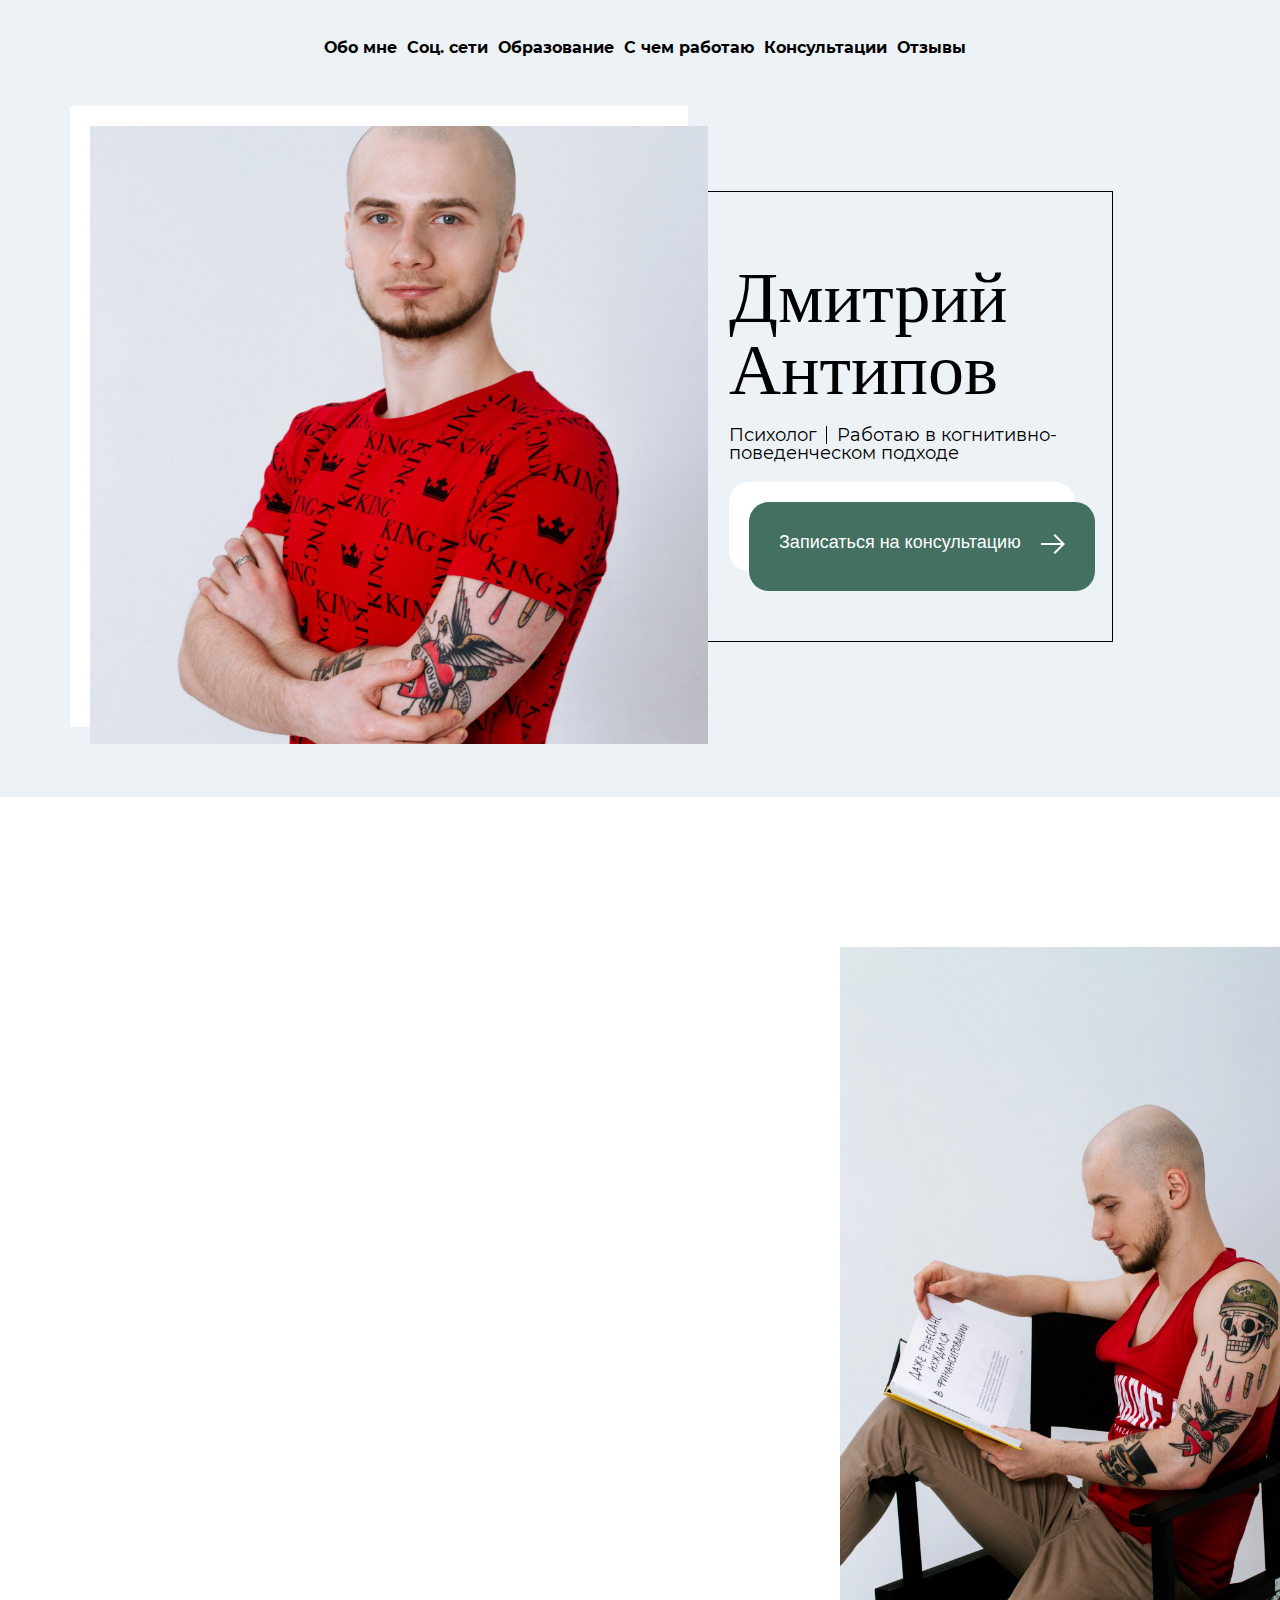
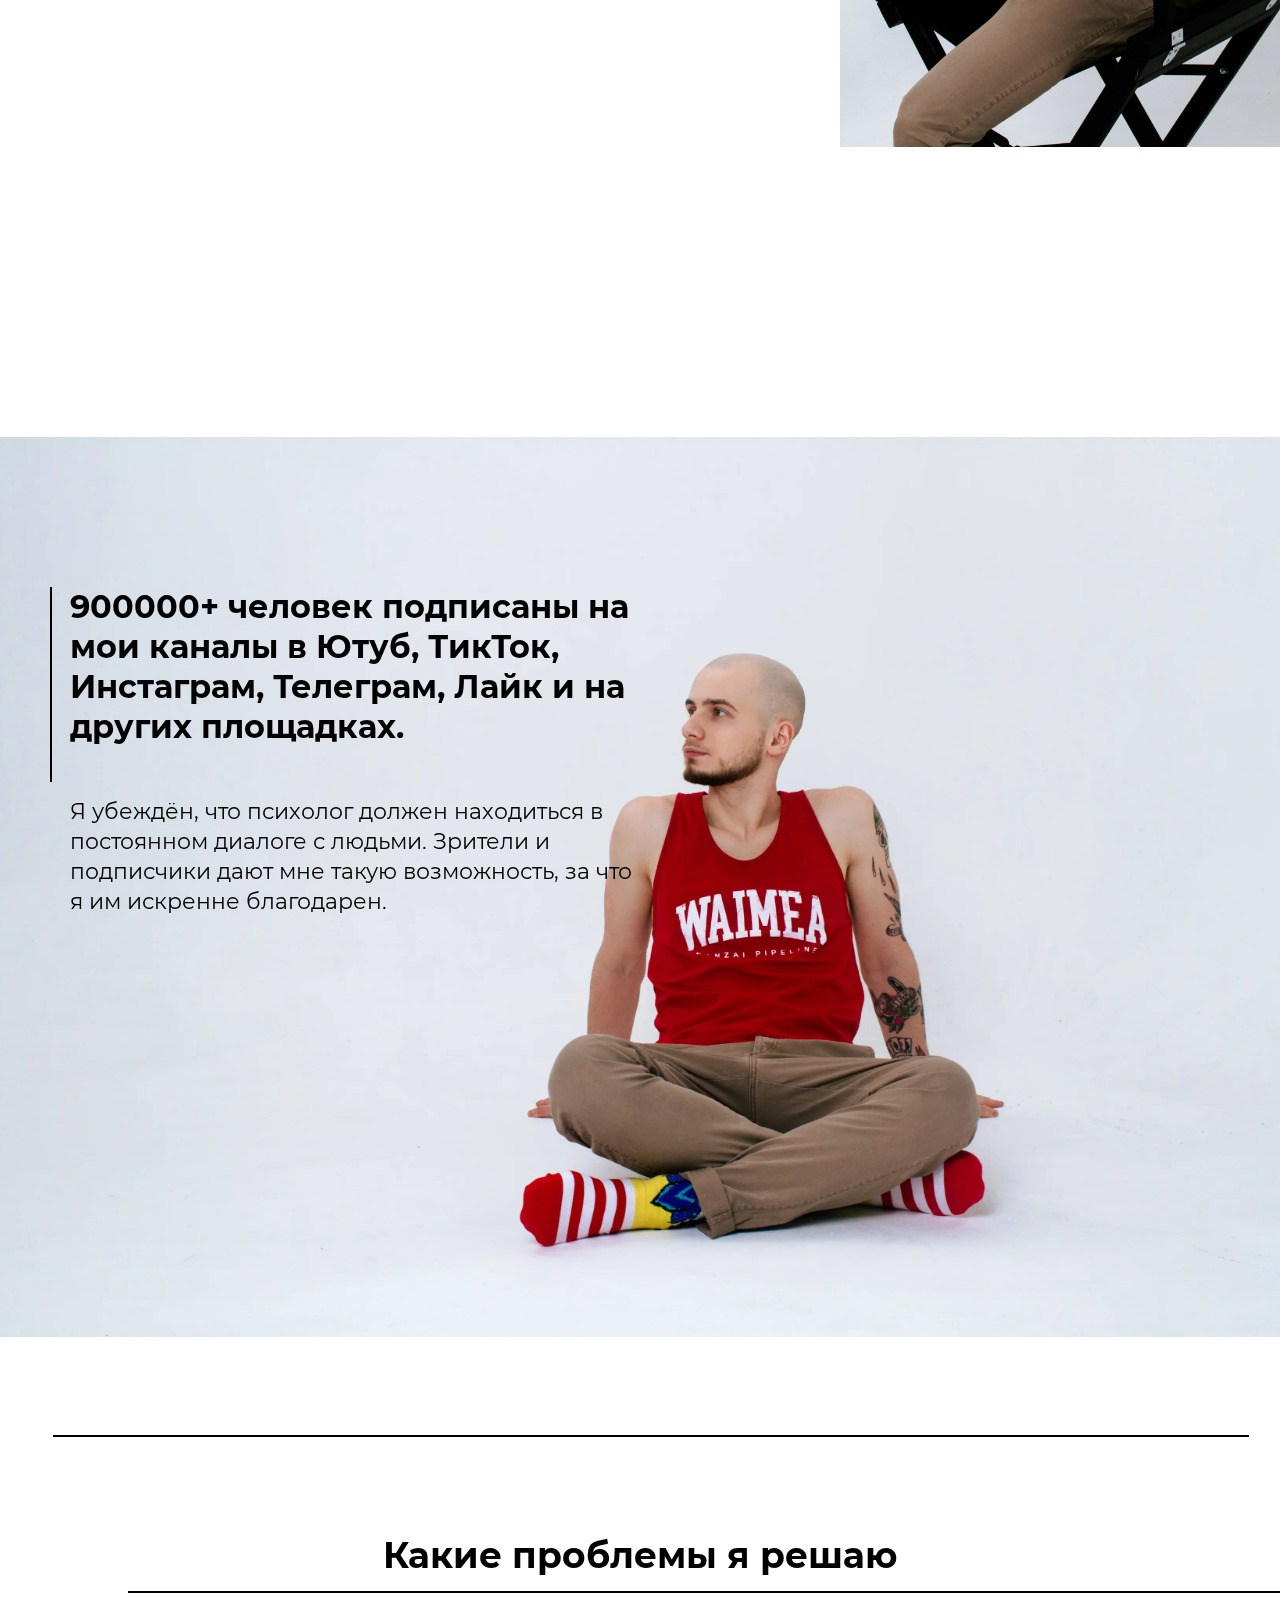
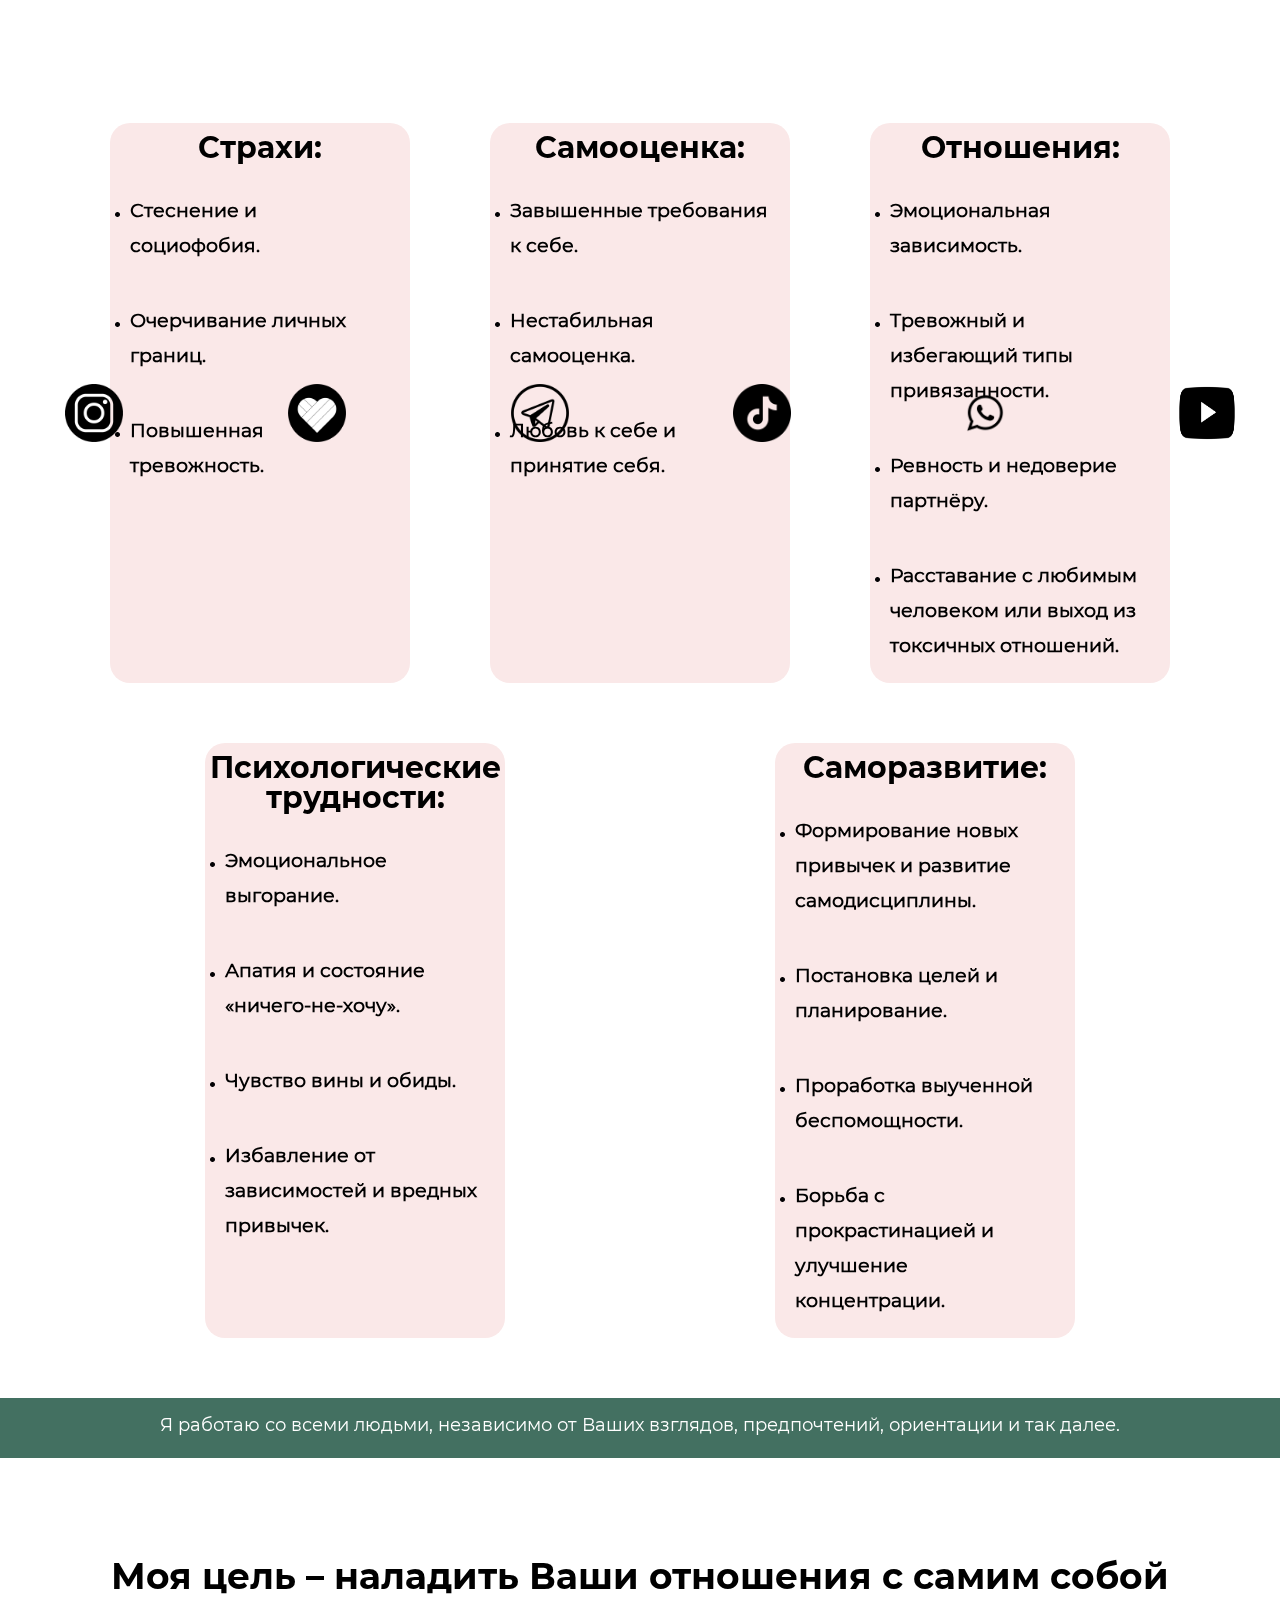
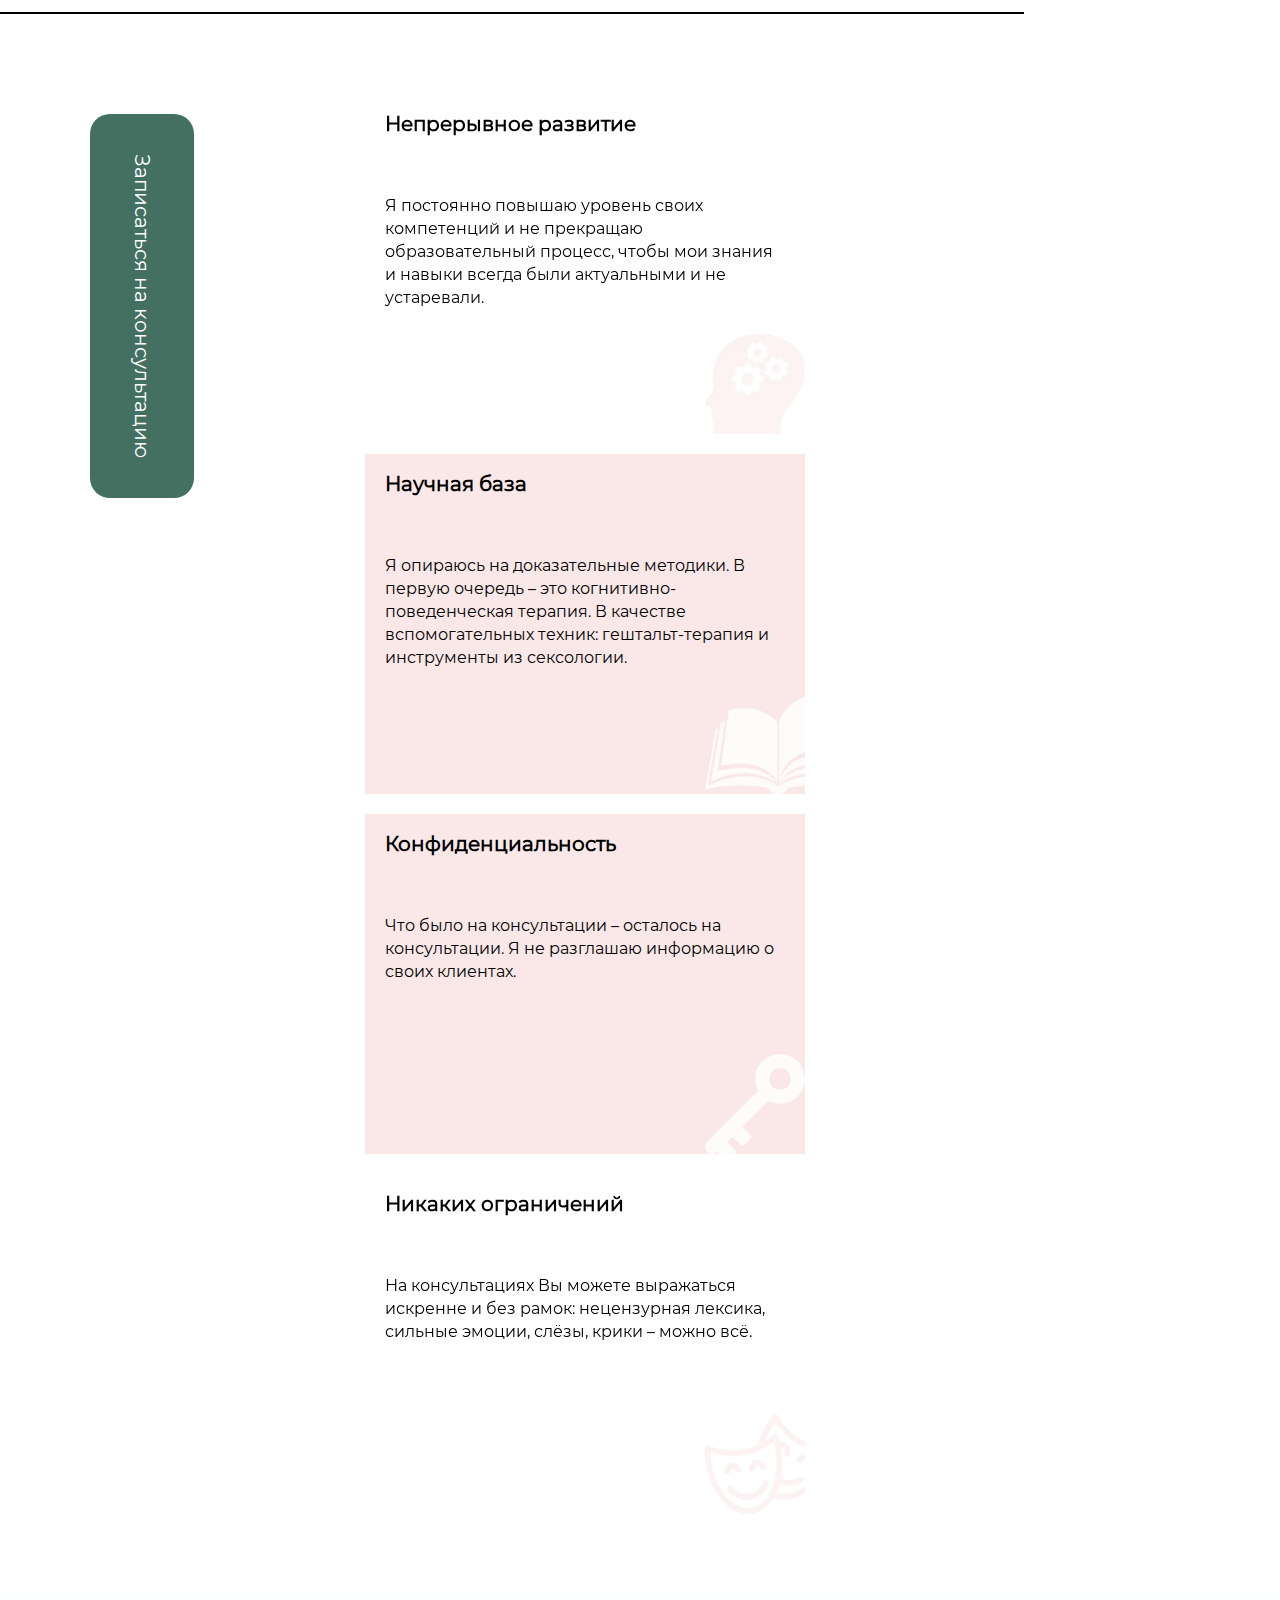
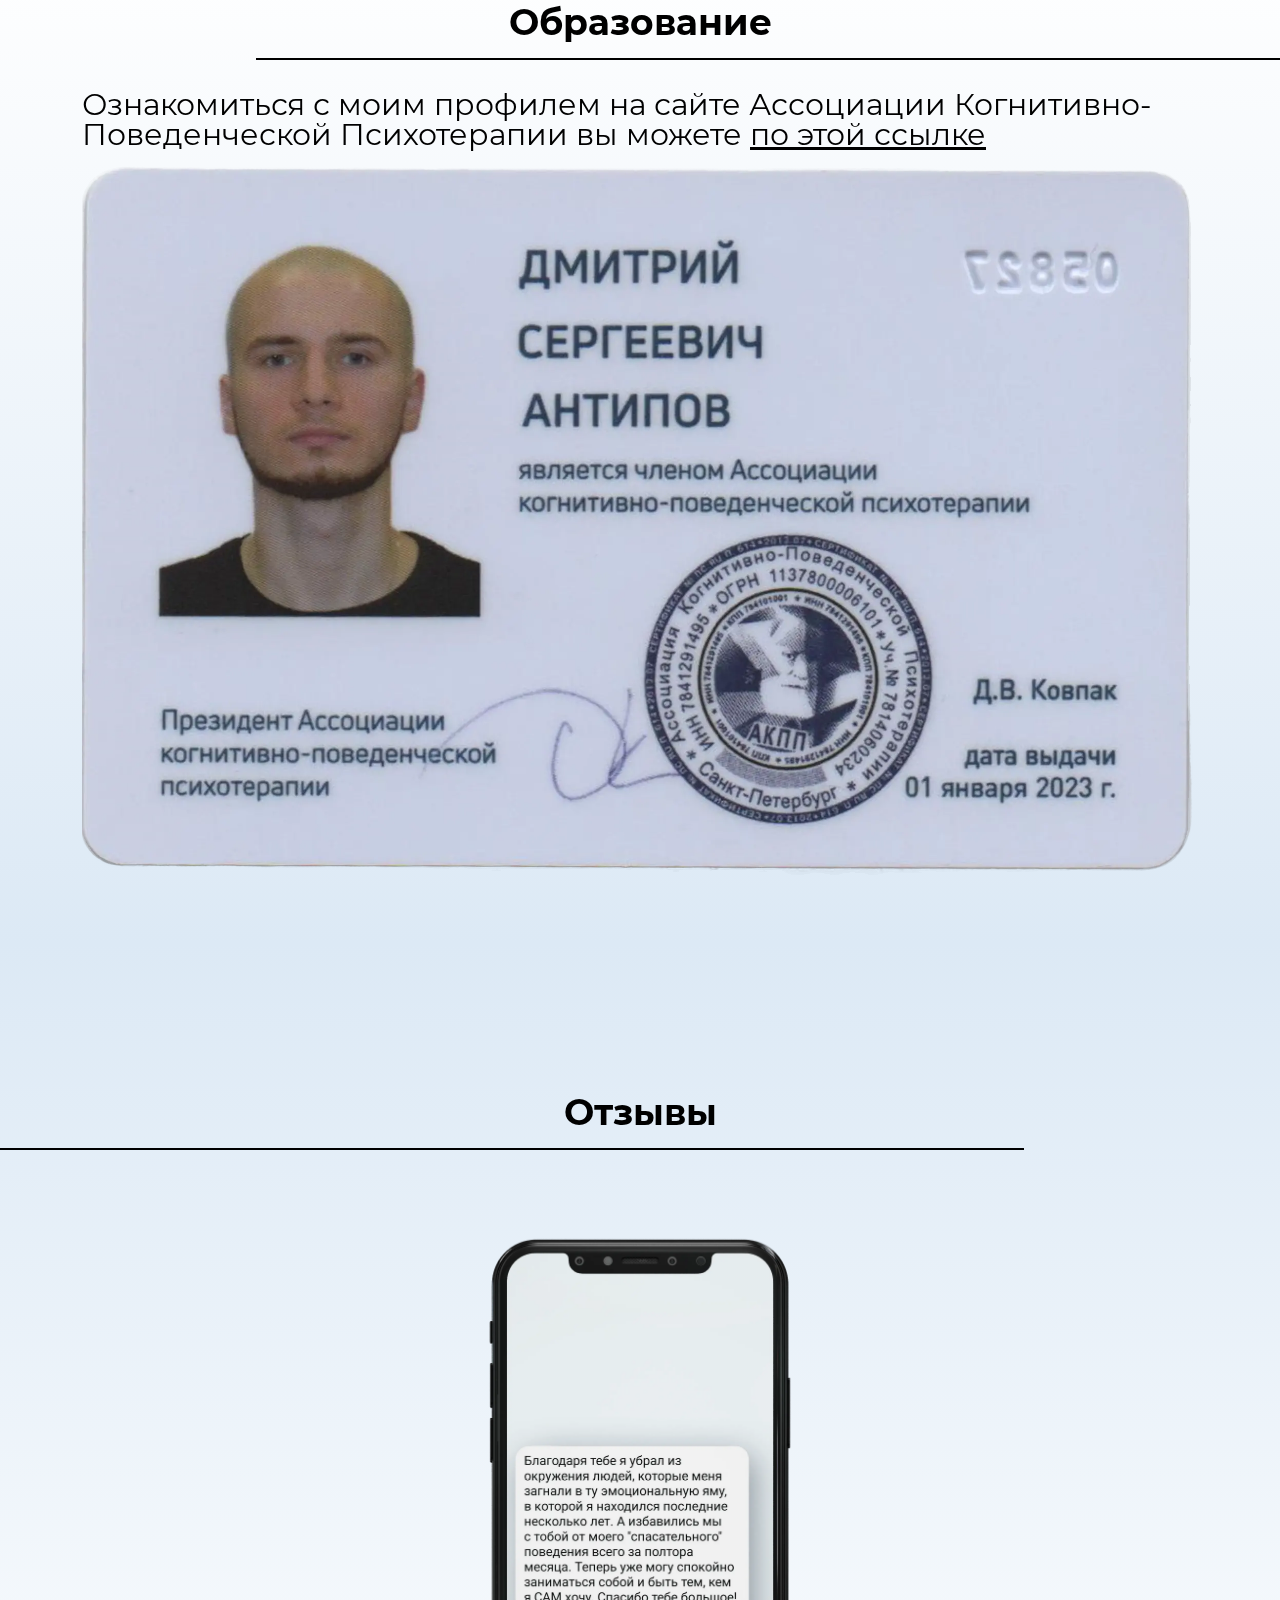
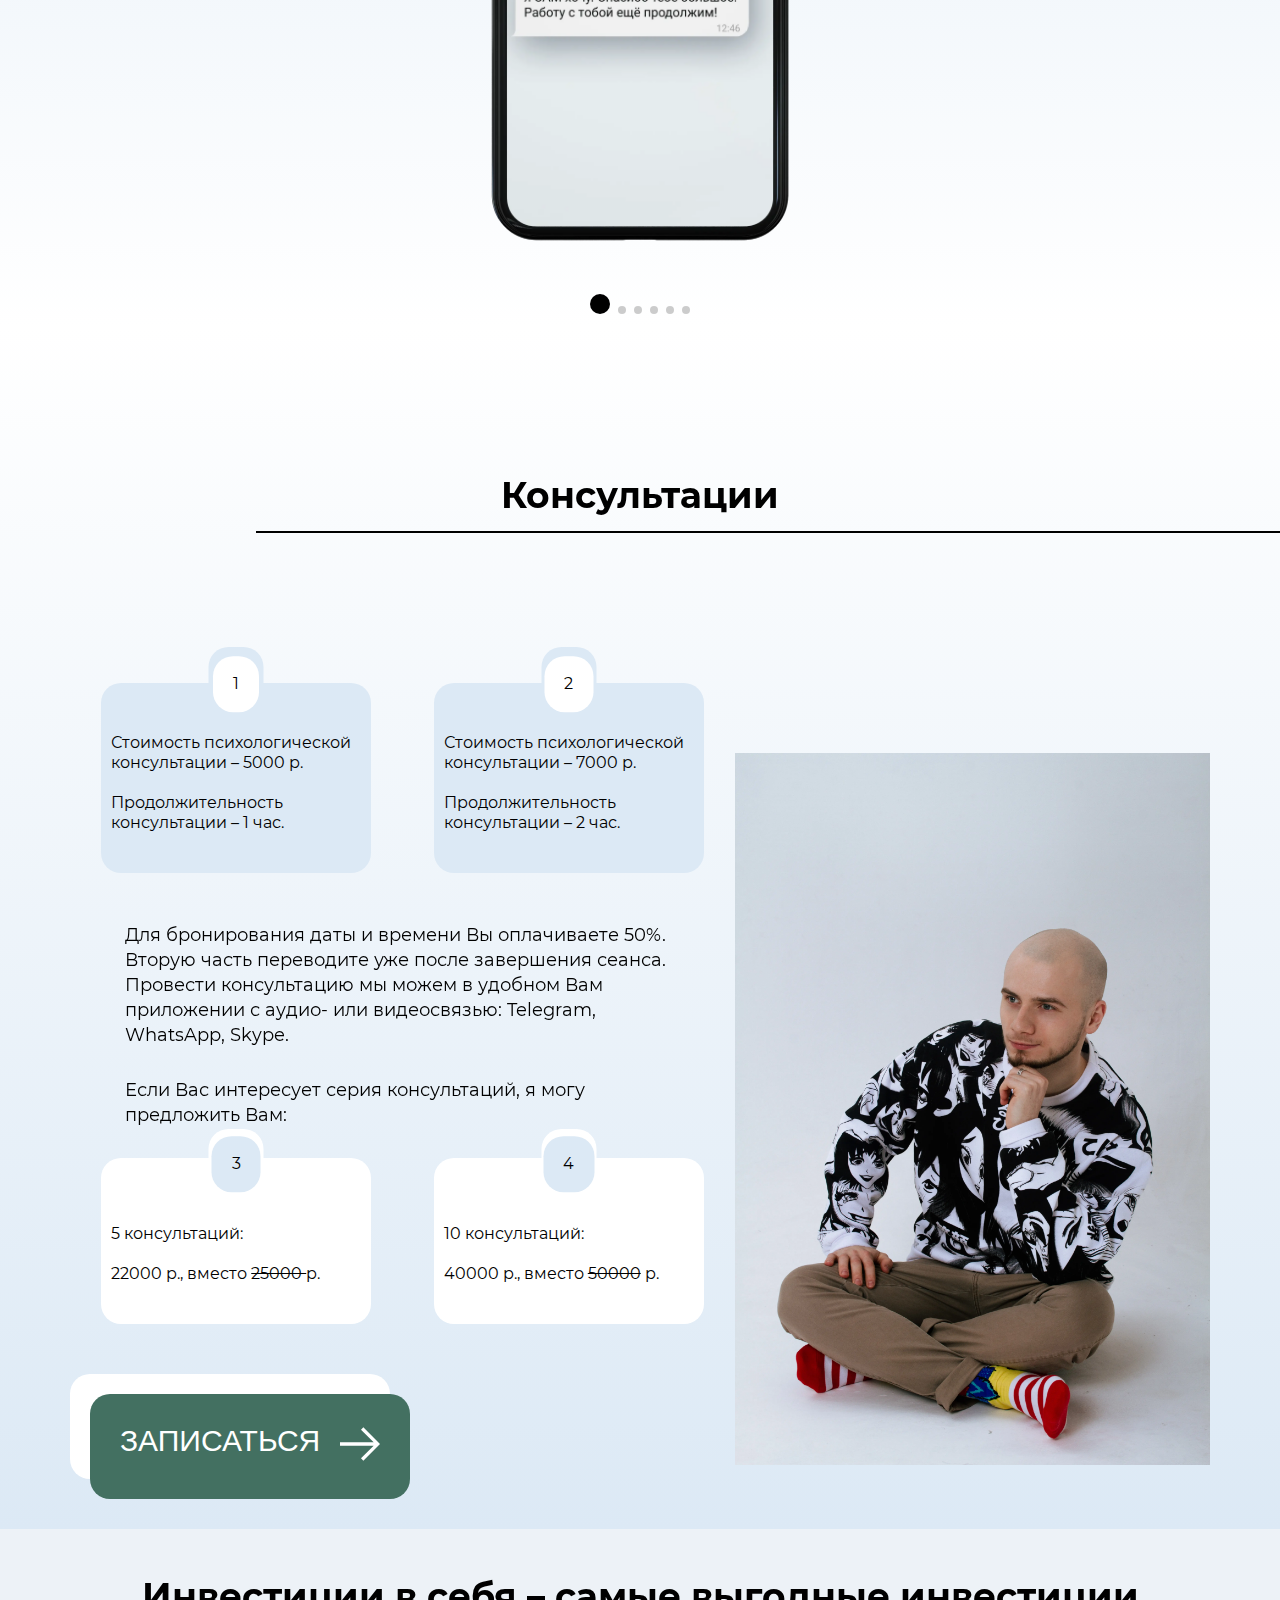
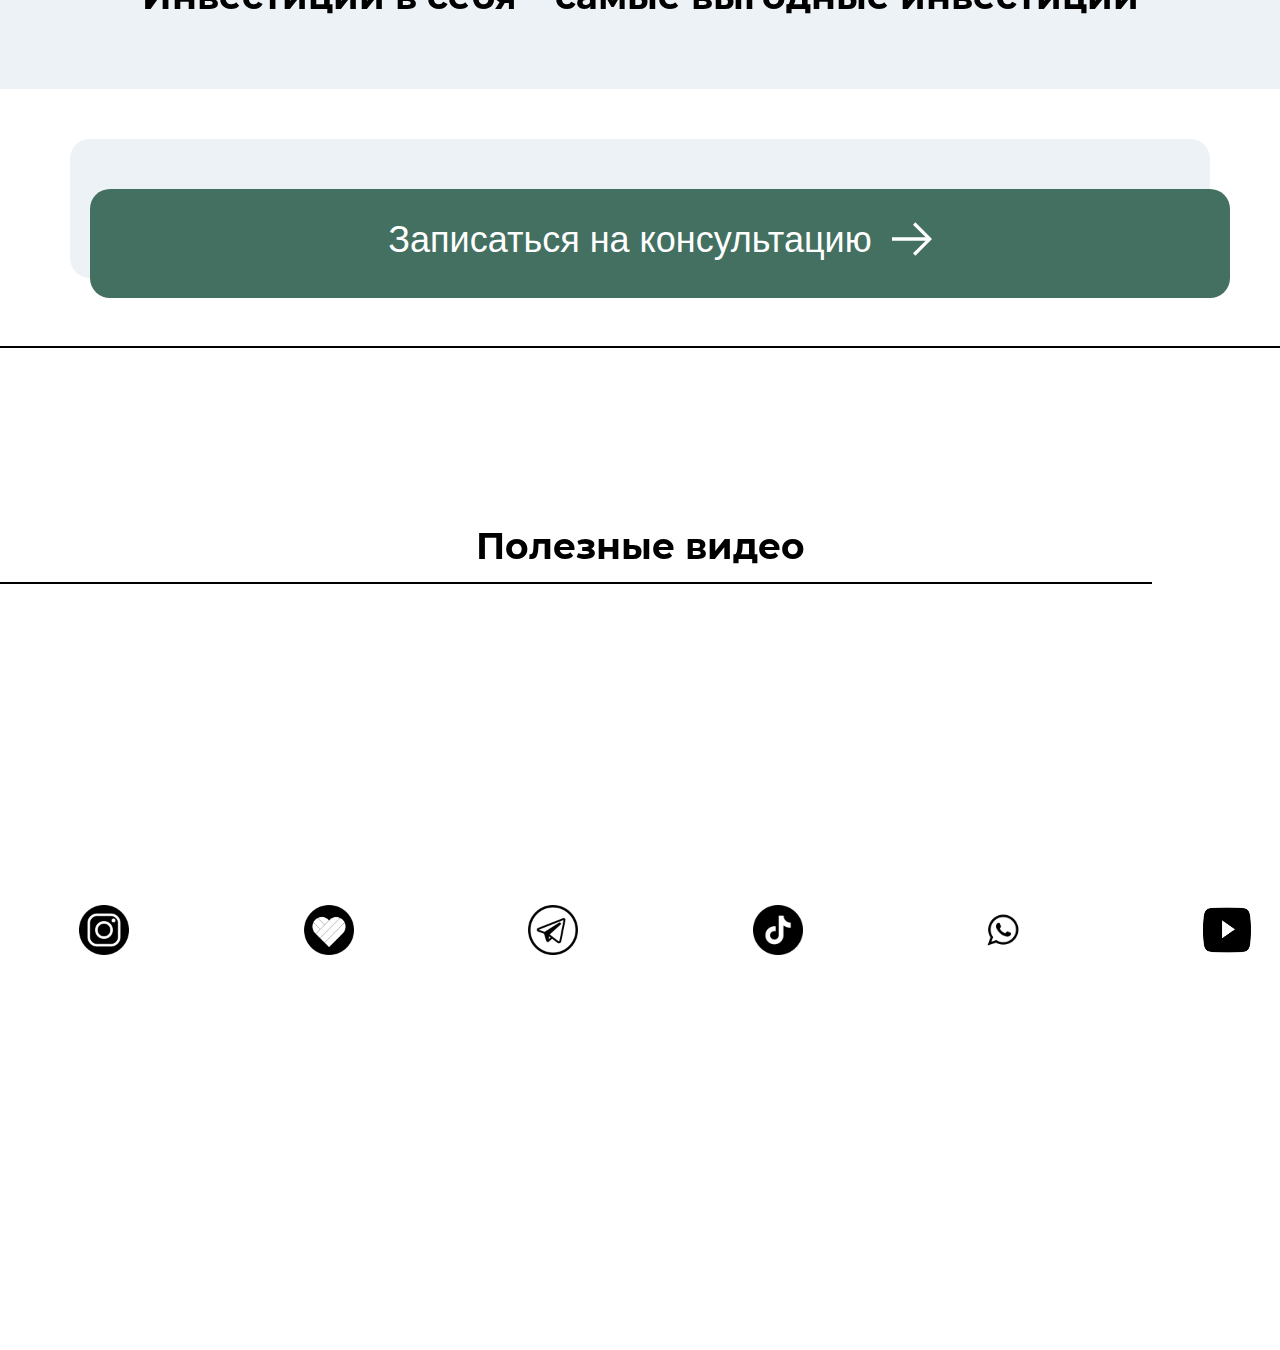
<file: index.html>
<!DOCTYPE html>
<html lang="en">
  <head>
  <meta charset="UTF-8" />
  <meta http-equiv="X-UA-Compatible" content="IE=edge" />
  <meta name="viewport" content="width=device-width, initial-scale=1.0" />
  <link rel="stylesheet" href="css/style.min.css?_v=20230319111553" />
  <link rel="icon" type="image/png" sizes="32x32" href="img/favicon.png" />
  <title>Главная</title>
</head>


  <body class="body">
    <header class="header">
  <div class="container">
    <div class="header__top header__top--mobile">
      <ul class="header__list">
        <li class="header__item">
          <a href="#about" class="header__link">Обо мне </a>
        </li>
        <li class="header__item">
          <a href="#social" class="header__link">Соц. сети </a>
        </li>
        <li class="header__item">
          <a href="#education" class="header__link">Образование</a>
        </li>
        <li class="header__item">
          <a href="#problems" class="header__link">С чем работаю</a>
        </li>
        <li class="header__item">
          <a href="#consultation" class="header__link">Консультации</a>
        </li>
        <li class="header__item">
          <a href="#testimonials" class="header__link">Отзывы</a>
        </li>
      </ul>
      <div class="header__mobile-close">
        <img
          src="img/svg/close.svg"
          alt=""
          class="close"
          width="24px"
          height="24px"
        />
      </div>
    </div>
    <div class="row">
      <div class="header__bottom col-11">
        <div class="header__bottom-inner">
          <div class="header__bottom-item">
            <div class="header__bottom-img">
              <picture><source srcset="img/header-img.webp" type="image/webp"><img src="img/header-img.jpg" alt="" class="header__img" /></picture>
            </div>
          </div>
        </div>
        <div class="header__bottom-inner header-right">
          <div class="header__bottom-text">
            <div class="header-name">Дмитрий Антипов</div>
            <div class="header-text">
              <span class="header-text-one">Психолог</span
              ><span class="header-text-two"
                >Работаю в когнитивно-поведенческом подходе</span
              >
            </div>
          </div>
          <div class="header__button">
            <button class="header__bottom-btn">
              <div>Записаться на консультацию</div>
              <span
                ><?xml version="1.0" encoding="iso-8859-1"?>
                <!-- Generator: Adobe Illustrator 19.1.0, SVG Export Plug-In . SVG Version: 6.00 Build 0)  -->
                <svg
                  class="arrow"
                  version="1.1"
                  id="Capa_1"
                  xmlns="http://www.w3.org/2000/svg"
                  xmlns:xlink="http://www.w3.org/1999/xlink"
                  x="0px"
                  y="0px"
                  viewBox="0 0 513.32 513.32"
                  style="enable-background: new 0 0 513.32 513.32"
                  xml:space="preserve"
                >
                  <g>
                    <g>
                      <polygon
                        points="299.437,42.777 269.493,72.72 432.045,235.272 0,235.272 0,278.048 432.045,278.048 269.493,440.6 
			299.437,470.543 513.32,256.66 		"
                      />
                    </g>
                  </g>
                  <g></g>
                  <g></g>
                  <g></g>
                  <g></g>
                  <g></g>
                  <g></g>
                  <g></g>
                  <g></g>
                  <g></g>
                  <g></g>
                  <g></g>
                  <g></g>
                  <g></g>
                  <g></g>
                  <g></g></svg
              ></span>
            </button>
          </div>
        </div>
      </div>
    </div>
  </div>
</header>

    <div class="root">
      <main class="site-main">
        <div class="row">
          <section id="about" class="about">
            <div class="about__wrapper">
              <div class="about__inner col-md-6 col-lg-6">
                <div class="about__top about--animate">
                  <div class="container">
                    <p class="about__top-text">
                      Я не знаю, чего Вы хотите и как Вам жить. Моя работа –
                      помочь Вам прийти к пониманию своих потребностей и
                      желаний.
                    </p>
                  </div>
                </div>
                <div class="about__middle about--animate">
                  <div class="container">
                    <p class="about__middle-text">
                      Мы с Вами не будем загадывать желания и ждать сигналы от
                      Вселенной. Вы сможете стать счастливыми, опираясь на
                      собственные силы.
                    </p>
                  </div>
                </div>
                <div class="about__bottom about--animate">
                  <div class="container">
                    <p class="about__bottom-text">
                      В своей работе я стою на строго научной базе, поэтому
                      никакой эзотерики и магии, только доказательная
                      психология.
                    </p>
                  </div>
                </div>
              </div>

              <div class="about__item col-md-6 col-lg-6">
                <div class="about__photo">
                  <picture><source srcset="img/two.webp" type="image/webp"><img src="img/two.jpg" alt="" /></picture>
                </div>
              </div>
            </div>
          </section>

          <section id="social" class="social">
            <div class="container">
              <div class="social__row">
                <div class="row">
                  <div class="social__wrapper">
                    <div
                      class="social__inner social__inner-line col-lg-6 col-11"
                    >
                      <p class="text-one">
                        900000+ человек подписаны на мои каналы в Ютуб, ТикТок,
                        Инстаграм, Телеграм, Лайк и на других площадках.
                      </p>
                      <p class="text-two">
                        Я убеждён, что психолог должен находиться в постоянном
                        диалоге с людьми. Зрители и подписчики дают мне такую
                        возможность, за что я им искренне благодарен.
                      </p>
                    </div>
                    <div class="social__inner col-11 col-lg-6">
                      <div class="social__photo">
                        <picture><source srcset="img/three.webp" type="image/webp"><img src="img/three.jpg" alt="" /></picture>
                      </div>
                    </div>
                  </div>

                  <ul class="social__icons col-11">
                    <li class="social__item">
                      <a
                        href="https://www.instagram.com/dmitrygoodbiz"
                        class="social__link"
                        ><img src="img/insta.png" alt="" class="icon"
                      /></a>
                    </li>
                    <li class="social__item">
                      <a
                        href="https://l.likee.video/p/cq0EdO"
                        class="social__link"
                        ><img src="img/likee.png" alt="" class="icon"
                      /></a>
                    </li>
                    <li class="social__item">
                      <a href="https://t.me/dmitrygoodbiz" class="social__link"
                        ><img src="img/telegram.png" alt="" class="icon"
                      /></a>
                    </li>
                    <li class="social__item">
                      <a
                        href="https://vm.tiktok.com/ZSartxkk/"
                        class="social__link"
                        ><img src="img/tiktok.png" alt="" class="icon"
                      /></a>
                    </li>
                    <li class="social__item">
                      <a
                        href="https://api.whatsapp.com/send/?phone=79154482360"
                        class="social__link"
                        ><img src="img/whatsapp.png" alt="" class="icon"
                      /></a>
                    </li>
                    <li class="social__item">
                      <a
                        href="https://www.youtube.com/channel/UCSwYM2y5mBx5hfrx1SPcr1A"
                        class="social__link"
                        ><img src="img/youtube.png" alt="" class="icon"
                      /></a>
                    </li>
                  </ul>
                </div>
              </div>
            </div>
          </section>

          <section id="problems" class="problems">
            <h2 class="problem__title">Какие проблемы я решаю</h2>
            <div class="container">
              <div class="line"></div>
              <div class="problems__wrapper col-11">
                <div class="problems__item">
                  <div class="problems__title">Страхи:</div>
                  <ul class="problems__list">
                    <li class="item">Стеснение и социофобия.</li>
                    <li class="item">Очерчивание личных границ.</li>
                    <li class="item">Повышенная тревожность.</li>
                  </ul>
                </div>
                <div class="problems__item">
                  <div class="problems__title">Самооценка:</div>
                  <ul class="problems__list">
                    <li class="item">Завышенные требования к себе.</li>
                    <li class="item">Нестабильная самооценка.</li>
                    <li class="item">Любовь к себе и принятие себя.</li>
                  </ul>
                </div>
                <div class="problems__item">
                  <div class="problems__title">Отношения:</div>
                  <ul class="problems__list">
                    <li class="item">Эмоциональная зависимость.</li>
                    <li class="item">
                      Тревожный и избегающий типы привязанности.
                    </li>
                    <li class="item">Ревность и недоверие партнёру.</li>
                    <li class="item">
                      Расставание с любимым человеком или выход из токсичных
                      отношений.
                    </li>
                  </ul>
                </div>
                <div class="problems__item">
                  <div class="problems__title">Психологические трудности:</div>
                  <ul class="problems__list">
                    <li class="item">Эмоциональное выгорание.</li>
                    <li class="item">Апатия и состояние «ничего-не-хочу».</li>
                    <li class="item">Чувство вины и обиды.</li>
                    <li class="item">
                      Избавление от зависимостей и вредных привычек.
                    </li>
                  </ul>
                </div>
                <div class="problems__item">
                  <div class="problems__title">Саморазвитие:</div>
                  <ul class="problems__list">
                    <li class="item">
                      Формирование новых привычек и развитие самодисциплины.
                    </li>
                    <li class="item">Постановка целей и планирование.</li>
                    <li class="item">Проработка выученной беспомощности.</li>
                    <li class="item">
                      Борьба с прокрастинацией и улучшение концентрации.
                    </li>
                  </ul>
                </div>
              </div>
            </div>
            <div class="problems__text">
              <span class="problems__text-item"
                >Я работаю со всеми людьми, независимо от Ваших взглядов,
                предпочтений, ориентации и так далее.</span
              >
            </div>
          </section>
        </div>

        <section id="purpose" class="purpose">
          <h2 class="purpose__title">
            Моя цель – наладить Ваши отношения с самим собой
          </h2>

          <div class="container">
            <div class="row">
              <div class="purpose__wrapper">
                <div class="purpose__inner">
                  <div class="purpose__item">
                    <button class="purpose__btn">
                      <span class="text-vertical"
                        >Записаться на консультацию</span
                      >
                    </button>
                  </div>
                </div>

                <div class="purpose__inner col-9">
                  <div class="purpose__card">
                    <div class="card-title">Непрерывное развитие</div>
                    <p class="card-text">
                      Я постоянно повышаю уровень своих компетенций и не
                      прекращаю образовательный процесс, чтобы мои знания и
                      навыки всегда были актуальными и не устаревали.
                    </p>
                    <div class="card-bg human"></div>
                  </div>
                  <div class="purpose__card purple">
                    <div class="card-title">Научная база</div>
                    <p class="card-text">
                      Я опираюсь на доказательные методики. В первую очередь –
                      это когнитивно-поведенческая терапия. В качестве
                      вспомогательных техник: гештальт-терапия и инструменты из
                      сексологии.
                    </p>
                    <div class="card-bg book"></div>
                  </div>
                  <div class="purpose__card purple">
                    <div class="card-title">Конфиденциальность</div>
                    <p class="card-text">
                      Что было на консультации – осталось на консультации. Я не
                      разглашаю информацию о своих клиентах.
                    </p>
                    <div class="card-bg key"></div>
                  </div>
                  <div class="purpose__card">
                    <div class="card-title">Никаких ограничений</div>
                    <p class="card-text">
                      На консультациях Вы можете выражаться искренне и без
                      рамок: нецензурная лексика, сильные эмоции, слёзы, крики –
                      можно всё.
                    </p>
                    <div class="card-bg emotion"></div>
                  </div>
                </div>
              </div>
            </div>
          </div>
        </section>

        <section id="education" class="education">
          <h2 class="education__title">Образование</h2>
          <div class="row">
            <div class="container">
              <!-- <div class="swiper">
            <div class="swiper-wrapper">
              <div class="swiper-slide diplom-slide">
                <picture><source srcset="img/Diploma.webp" type="image/webp"><img class="slide-img" src="img/Diploma.jpg" alt="" /></picture>
              </div>
              <div class="swiper-slide diplom-slide">
                <picture><source srcset="img/kvalification.webp" type="image/webp"><img class="slide-img" src="img/kvalification.jpg" alt="" /></picture>
              </div>
              <div class="swiper-slide diplom-slide">
                <picture><source srcset="img/pril.webp" type="image/webp"><img class="slide-img" src="img/pril.jpg" alt="" /></picture>
              </div>
              <div class="swiper-slide diplom-slide">
                <picture><source srcset="img/kpt.webp" type="image/webp"><img class="slide-img" src="img/kpt.jpg" alt="" /></picture>
              </div>
              <div class="swiper-slide diplom-slide">
                <picture><source srcset="img/debrifing.webp" type="image/webp"><img class="slide-img debrif" src="img/debrifing.jpg" alt="" /></picture>
              </div>

              <div class="swiper-slide diplom-slide">
                <picture><source srcset="img/seks.webp" type="image/webp"><img class="slide-img" src="img/seks.jpg" alt="" /></picture>
              </div>
              <div class="swiper-slide diplom-slide">
                <picture><source srcset="img/introvert.webp" type="image/webp"><img class="slide-img debrif" src="img/introvert.jpg" alt="" /></picture>
              </div>
              <div class="swiper-slide diplom-slide">
                <picture><source srcset="img/terap.webp" type="image/webp"><img class="slide-img debrif" src="img/terap.jpg" alt="" /></picture>
              </div>
              ...
            </div>

            <div class="swiper-pagination"></div>

            <div class="prev"></div>
            <div class="next"></div>
          </div> -->
              <span class="education__span"
                >Ознакомиться с моим профилем на сайте Ассоциации
                Когнитивно-Поведенческой Психотерапии вы можете
                <a
                  href="https://associationcbt.ru/profile/user/105520/"
                  class="education__link"
                  >по этой ссылке</a
                ></span
              >
              <div class="education__img col-11">
                <picture><source srcset="img/akpp.webp" type="image/webp"><img src="img/akpp.png" alt="" /></picture>
              </div>
            </div>
          </div>
        </section>
        <section id="testimonials" class="testimonials">
          <h2 class="testimonials__title">Отзывы</h2>

          <div class="swiper-testimonials">
            <div class="swiper-wrapper">
              <div class="swiper-slide testimonials-slide">
                <div class="testimonials__img">
                  <picture><source srcset="img/testim-1.webp" type="image/webp"><img src="img/testim-1.png" alt="" /></picture>
                </div>
              </div>
              <div class="swiper-slide testimonials-slide">
                <div class="testimonials__img">
                  <picture><source srcset="img/testim-2.webp" type="image/webp"><img src="img/testim-2.png" alt="" /></picture>
                </div>
              </div>
              <div class="swiper-slide testimonials-slide">
                <div class="testimonials__img">
                  <picture><source srcset="img/testim-3.webp" type="image/webp"><img src="img/testim-3.png" alt="" /></picture>
                </div>
              </div>
              <div class="swiper-slide testimonials-slide">
                <div class="testimonials__img">
                  <picture><source srcset="img/testim-4.webp" type="image/webp"><img src="img/testim-4.png" alt="" /></picture>
                </div>
              </div>
              <div class="swiper-slide testimonials-slide">
                <div class="testimonials__img">
                  <picture><source srcset="img/testim-5.webp" type="image/webp"><img src="img/testim-5.png" alt="" /></picture>
                </div>
              </div>
              <div class="swiper-slide testimonials-slide">
                <div class="testimonials__img">
                  <picture><source srcset="img/testim-6.webp" type="image/webp"><img src="img/testim-6.png" alt="" /></picture>
                </div>
              </div>
            </div>

            <div class="pagination"></div>
          </div>
        </section>

        <section id="consultation" class="consultation">
          <h2 class="consultation__title">Консультации</h2>
          <div class="container">
            <div class="row">
              <div class="consultation__wrapper d-lg-flex">
                <div class="consultaition__left col-lg-7">
                  <div class="consultation__inner">
                    <div class="consultation__card one">
                      <p class="card-text">
                        Стоимость психологической консультации – 5000 р.
                      </p>
                      <p class="card-text">
                        Продолжительность консультации – 1 час.
                      </p>
                    </div>
                    <div class="consultation__card two">
                      <p class="card-text">
                        Стоимость психологической консультации – 7000 р.
                      </p>
                      <p class="card-text">
                        Продолжительность консультации – 2 час.
                      </p>
                    </div>
                  </div>

                  <div class="consultation__text col-11 col-lg-10">
                    Для бронирования даты и времени Вы оплачиваете 50%. Вторую
                    часть переводите уже после завершения сеанса. Провести
                    консультацию мы можем в удобном Вам приложении с аудио- или
                    видеосвязью: Telegram, WhatsApp, Skype.
                  </div>

                  <div class="consultation__text col-11 col-lg-10">
                    Если Вас интересует серия консультаций, я могу предложить
                    Вам:
                  </div>
                  <div class="consultation__inner">
                    <div class="consultation__card three">
                      <p class="card-text mt-3">5 консультаций:</p>
                      <p class="card-text">
                        22000 р., вместо <del>25000 </del>р.
                      </p>
                    </div>
                    <div class="consultation__card four">
                      <p class="card-text mt-3">10 консультаций:</p>
                      <p class="card-text">
                        40000 р., вместо <del>50000</del> р.
                      </p>
                    </div>
                  </div>
                  <div class="header__button education__button">
                    <button class="header__bottom-btn education__button">
                      <div>ЗАПИСАТЬСЯ</div>
                      <span
                        ><?xml version="1.0" encoding="iso-8859-1"?>
                        <!-- Generator: Adobe Illustrator 19.1.0, SVG Export Plug-In . SVG Version: 6.00 Build 0)  -->
                        <svg
                          class="arrow"
                          version="1.1"
                          id="Capa_1"
                          xmlns="http://www.w3.org/2000/svg"
                          xmlns:xlink="http://www.w3.org/1999/xlink"
                          x="0px"
                          y="0px"
                          viewBox="0 0 513.32 513.32"
                          style="enable-background: new 0 0 513.32 513.32"
                          xml:space="preserve"
                        >
                          <g>
                            <g>
                              <polygon
                                points="299.437,42.777 269.493,72.72 432.045,235.272 0,235.272 0,278.048 432.045,278.048 269.493,440.6 
			299.437,470.543 513.32,256.66 		"
                              />
                            </g>
                          </g>
                          <g></g>
                          <g></g>
                          <g></g>
                          <g></g>
                          <g></g>
                          <g></g>
                          <g></g>
                          <g></g>
                          <g></g>
                          <g></g>
                          <g></g>
                          <g></g>
                          <g></g>
                          <g></g>
                          <g></g></svg
                      ></span>
                    </button>
                  </div>
                </div>
                <div class="consultation__right col-lg-5 col-11">
                  <div class="consultation__img">
                    <picture><source srcset="img/four.webp" type="image/webp"><img src="img/four.jpg" alt="" /></picture>
                  </div>
                </div>
              </div>
            </div>
          </div>
        </section>
      </main>
      <section class="pop-up">
        <div class="row">
          <div class="container">
            <div class="pop-up__wrapper">
              <div class="pop-up__body col-10">
                <div class="container">
                  <div class="pop-up__inner col-10">
                    <div class="pop-up-close">
                      <img
                        src="img/svg/close.svg"
                        alt=""
                        class="close"
                        width="24px"
                        height="24px"
                      />
                    </div>
                    <div class="pop-up__item">
                      <h3 class="pop-up__title col-10">
                        Записаться на консультацию:
                      </h3>
                      <p class="pop-up__text col-10">
                        Оставьте ваши контакты, и я свяжусь с вами.
                      </p>
                      <form
                        class="form col-12"
                        id="form"
                        method="POST"
                        name="question"
                      >
                        <label for="name">ФИО:</label>
                        <input
                          type="text"
                          id="name"
                          class="name col-12 input"
                          name="fio"
                        />
                        <label for="tel">Телефон:</label>
                        <input
                          type="text"
                          id="tel"
                          class="tel col-12 input"
                          name="tel"
                        />
                        <label for="email">E-mail / WhatsApp / Telegram</label>
                        <input
                          data-validate-field="email"
                          type="text"
                          id="email"
                          name="email"
                          class="mail col-12 input"
                        />
                        <label for="textarea">Задайте ваш вопрос. </label>
                        <textarea
                          class="textarea input col-12"
                          name="textarea"
                          cols="20"
                          rows="3"
                        ></textarea>
                        <button type="submit" class="pop-up__btn">
                          Отправить
                        </button>
                      </form>
                    </div>
                  </div>
                </div>
              </div>
            </div>
            <div class="pop-up__window">
              <div class="pop-up__answer">Я вам скоро отвечу😉</div>
            </div>
          </div>
        </div>
      </section>
    </div>
    <footer class="footer">
  <div class="footer__top">
    <div class="container">
      <div class="footer__top-text">
        Инвестиции в себя – самые выгодные инвестиции
      </div>
    </div>
  </div>
  <div class="footer__middle">
    <div class="container">
      <div class="footer__middle-wrapper">
        <div class="footer__button">
          <button class="footer__middle-btn">
            <div>Записаться на консультацию</div>
            <span
              ><?xml version="1.0" encoding="iso-8859-1"?>
              <!-- Generator: Adobe Illustrator 19.1.0, SVG Export Plug-In . SVG Version: 6.00 Build 0)  -->
              <svg
                class="arrow"
                version="1.1"
                id="Capa_1"
                xmlns="http://www.w3.org/2000/svg"
                xmlns:xlink="http://www.w3.org/1999/xlink"
                x="0px"
                y="0px"
                viewBox="0 0 513.32 513.32"
                style="enable-background: new 0 0 513.32 513.32"
                xml:space="preserve"
              >
                <g>
                  <g>
                    <polygon
                      points="299.437,42.777 269.493,72.72 432.045,235.272 0,235.272 0,278.048 432.045,278.048 269.493,440.6 
			299.437,470.543 513.32,256.66 		"
                    />
                  </g>
                </g>
                <g></g>
                <g></g>
                <g></g>
                <g></g>
                <g></g>
                <g></g>
                <g></g>
                <g></g>
                <g></g>
                <g></g>
                <g></g>
                <g></g>
                <g></g>
                <g></g>
                <g></g></svg
            ></span>
          </button>
        </div>
      </div>
    </div>
  </div>
  <div class="footer__bottom">
    <div class="container">
      <ul class="social__icons social__footer col-11">
        <li class="social__item">
          <a href="https://www.instagram.com/dmitrygoodbiz" class="social__link"
            ><img
              src="img/insta.png"
              width="60px"
              height="50px"
              alt=""
              class="icon"
          /></a>
        </li>
        <li class="social__item">
          <a href="https://l.likee.video/p/cq0EdO" class="social__link"
            ><img
              src="img/likee.png"
              width="60px"
              height="50px"
              alt=""
              class="icon"
          /></a>
        </li>
        <li class="social__item">
          <a href="https://t.me/dmitrygoodbiz" class="social__link"
            ><img
              src="img/telegram.png"
              width="60px"
              height="50px"
              alt=""
              class="icon"
          /></a>
        </li>
        <li class="social__item">
          <a href="https://vm.tiktok.com/ZSartxkk/" class="social__link"
            ><img
              src="img/tiktok.png"
              width="60px"
              height="50px"
              alt=""
              class="icon"
          /></a>
        </li>
        <li class="social__item">
          <a
            href="https://api.whatsapp.com/send/?phone=79154482360"
            class="social__link"
            ><img
              src="img/whatsapp.png"
              width="60px"
              height="50px"
              alt=""
              class="icon"
          /></a>
        </li>
        <li class="social__item">
          <a
            href="https://www.youtube.com/channel/UCSwYM2y5mBx5hfrx1SPcr1A"
            class="social__link"
            ><img
              src="img/youtube.png"
              width="60px"
              height="50px"
              alt=""
              class="icon"
          /></a>
        </li>
      </ul>
    </div>
  </div>
</footer>
<section class="video">
  <h2 class="video__title">Полезные видео</h2>
  <div class="row">
    <div class="container">
      <div class="video__wrapper">
        <div class="video__item">
          <iframe
            class="video-element"
            src="https://www.youtube.com/embed/3efMKjXghlc"
            title="YouTube video player"
            frameborder="0"
            allow="accelerometer; autoplay; clipboard-write; encrypted-media; gyroscope; picture-in-picture"
            allowfullscreen
          ></iframe>
        </div>
        <div class="video__item">
          <iframe
            class="video-element"
            src="https://www.youtube.com/embed/aRl4Myrbrm0"
            title="YouTube video player"
            frameborder="0"
            allow="accelerometer; autoplay; clipboard-write; encrypted-media; gyroscope; picture-in-picture"
            allowfullscreen
          ></iframe>
        </div>
        <div class="video__item">
          <iframe
            class="video-element"
            src="https://www.youtube.com/embed/CNk2guMwweQ"
            title="YouTube video player"
            frameborder="0"
            allow="accelerometer; autoplay; clipboard-write; encrypted-media; gyroscope; picture-in-picture"
            allowfullscreen
          ></iframe>
        </div>
        <div class="video__item">
          <iframe
            class="video-element"
            src="https://www.youtube.com/embed/7KhsCieup14"
            title="YouTube video player"
            frameborder="0"
            allow="accelerometer; autoplay; clipboard-write; encrypted-media; gyroscope; picture-in-picture"
            allowfullscreen
          ></iframe>
        </div>
      </div>
    </div>
  </div>
</section>

    <script src="https://code.jquery.com/jquery-3.6.1.min.js?_v=20230319111553"></script>
    <script src="js/app.min.js?_v=20230319111553"></script>
  </body>
</html>
</file>
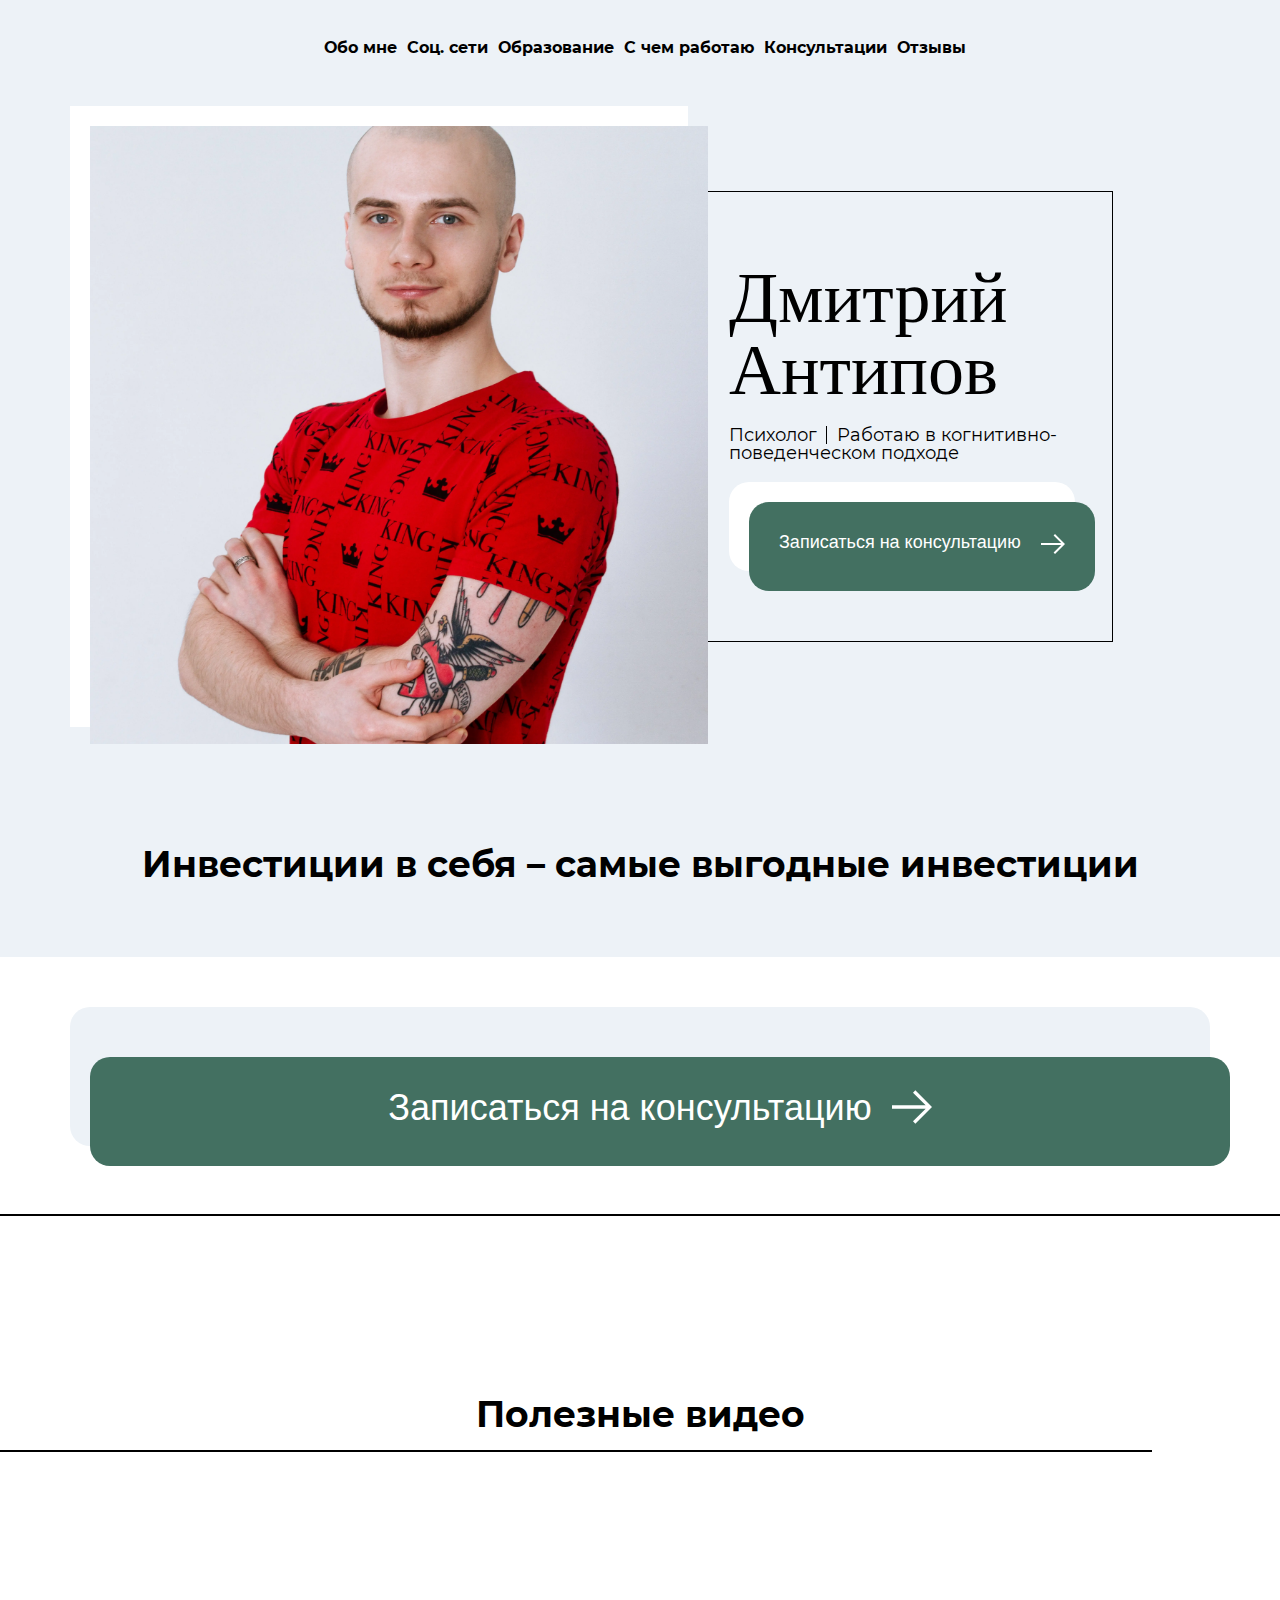
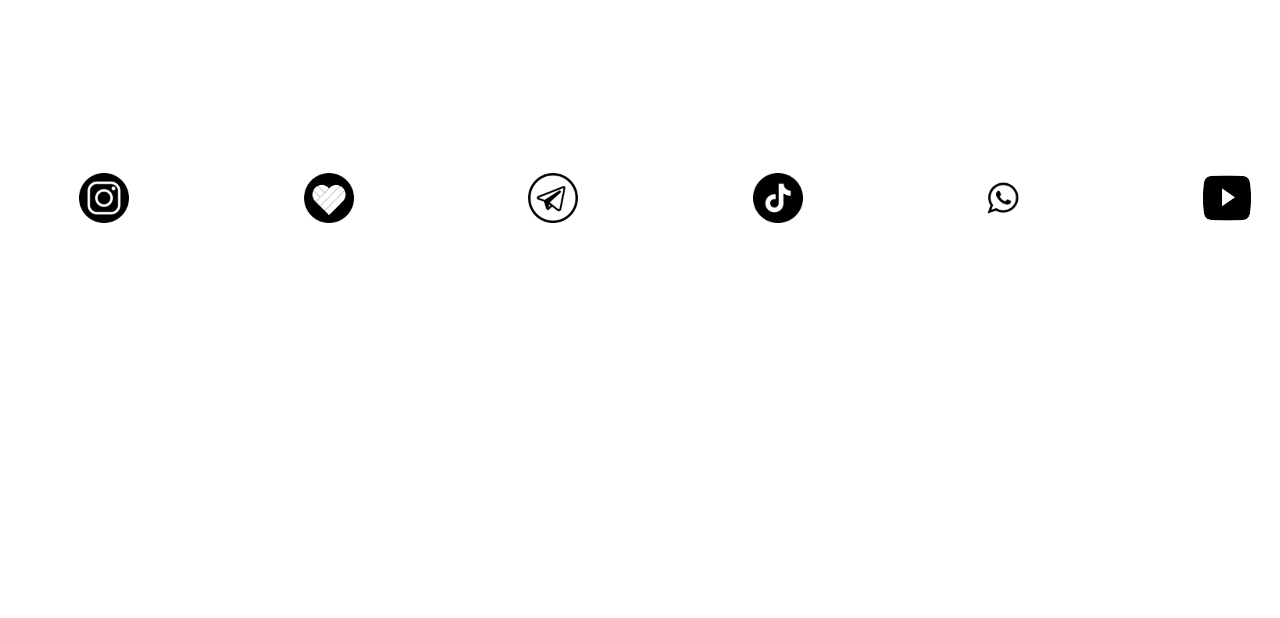
<file: about.html>
<!DOCTYPE html>
<html lang="en">
<head>
  <meta charset="UTF-8" />
  <meta http-equiv="X-UA-Compatible" content="IE=edge" />
  <meta name="viewport" content="width=device-width, initial-scale=1.0" />
  <link rel="stylesheet" href="css/style.min.css?_v=20230319111553" />
  <link rel="icon" type="image/png" sizes="32x32" href="img/favicon.png" />
  <title>Главная</title>
</head>

<body>
    <header class="header">
  <div class="container">
    <div class="header__top header__top--mobile">
      <ul class="header__list">
        <li class="header__item">
          <a href="#about" class="header__link">Обо мне </a>
        </li>
        <li class="header__item">
          <a href="#social" class="header__link">Соц. сети </a>
        </li>
        <li class="header__item">
          <a href="#education" class="header__link">Образование</a>
        </li>
        <li class="header__item">
          <a href="#problems" class="header__link">С чем работаю</a>
        </li>
        <li class="header__item">
          <a href="#consultation" class="header__link">Консультации</a>
        </li>
        <li class="header__item">
          <a href="#testimonials" class="header__link">Отзывы</a>
        </li>
      </ul>
      <div class="header__mobile-close">
        <img
          src="img/svg/close.svg"
          alt=""
          class="close"
          width="24px"
          height="24px"
        />
      </div>
    </div>
    <div class="row">
      <div class="header__bottom col-11">
        <div class="header__bottom-inner">
          <div class="header__bottom-item">
            <div class="header__bottom-img">
              <picture><source srcset="img/header-img.webp" type="image/webp"><img src="img/header-img.jpg" alt="" class="header__img" /></picture>
            </div>
          </div>
        </div>
        <div class="header__bottom-inner header-right">
          <div class="header__bottom-text">
            <div class="header-name">Дмитрий Антипов</div>
            <div class="header-text">
              <span class="header-text-one">Психолог</span
              ><span class="header-text-two"
                >Работаю в когнитивно-поведенческом подходе</span
              >
            </div>
          </div>
          <div class="header__button">
            <button class="header__bottom-btn">
              <div>Записаться на консультацию</div>
              <span
                ><?xml version="1.0" encoding="iso-8859-1"?>
                <!-- Generator: Adobe Illustrator 19.1.0, SVG Export Plug-In . SVG Version: 6.00 Build 0)  -->
                <svg
                  class="arrow"
                  version="1.1"
                  id="Capa_1"
                  xmlns="http://www.w3.org/2000/svg"
                  xmlns:xlink="http://www.w3.org/1999/xlink"
                  x="0px"
                  y="0px"
                  viewBox="0 0 513.32 513.32"
                  style="enable-background: new 0 0 513.32 513.32"
                  xml:space="preserve"
                >
                  <g>
                    <g>
                      <polygon
                        points="299.437,42.777 269.493,72.72 432.045,235.272 0,235.272 0,278.048 432.045,278.048 269.493,440.6 
			299.437,470.543 513.32,256.66 		"
                      />
                    </g>
                  </g>
                  <g></g>
                  <g></g>
                  <g></g>
                  <g></g>
                  <g></g>
                  <g></g>
                  <g></g>
                  <g></g>
                  <g></g>
                  <g></g>
                  <g></g>
                  <g></g>
                  <g></g>
                  <g></g>
                  <g></g></svg
              ></span>
            </button>
          </div>
        </div>
      </div>
    </div>
  </div>
</header>

    <main>
    </main>
    <footer class="footer">
  <div class="footer__top">
    <div class="container">
      <div class="footer__top-text">
        Инвестиции в себя – самые выгодные инвестиции
      </div>
    </div>
  </div>
  <div class="footer__middle">
    <div class="container">
      <div class="footer__middle-wrapper">
        <div class="footer__button">
          <button class="footer__middle-btn">
            <div>Записаться на консультацию</div>
            <span
              ><?xml version="1.0" encoding="iso-8859-1"?>
              <!-- Generator: Adobe Illustrator 19.1.0, SVG Export Plug-In . SVG Version: 6.00 Build 0)  -->
              <svg
                class="arrow"
                version="1.1"
                id="Capa_1"
                xmlns="http://www.w3.org/2000/svg"
                xmlns:xlink="http://www.w3.org/1999/xlink"
                x="0px"
                y="0px"
                viewBox="0 0 513.32 513.32"
                style="enable-background: new 0 0 513.32 513.32"
                xml:space="preserve"
              >
                <g>
                  <g>
                    <polygon
                      points="299.437,42.777 269.493,72.72 432.045,235.272 0,235.272 0,278.048 432.045,278.048 269.493,440.6 
			299.437,470.543 513.32,256.66 		"
                    />
                  </g>
                </g>
                <g></g>
                <g></g>
                <g></g>
                <g></g>
                <g></g>
                <g></g>
                <g></g>
                <g></g>
                <g></g>
                <g></g>
                <g></g>
                <g></g>
                <g></g>
                <g></g>
                <g></g></svg
            ></span>
          </button>
        </div>
      </div>
    </div>
  </div>
  <div class="footer__bottom">
    <div class="container">
      <ul class="social__icons social__footer col-11">
        <li class="social__item">
          <a href="https://www.instagram.com/dmitrygoodbiz" class="social__link"
            ><img
              src="img/insta.png"
              width="60px"
              height="50px"
              alt=""
              class="icon"
          /></a>
        </li>
        <li class="social__item">
          <a href="https://l.likee.video/p/cq0EdO" class="social__link"
            ><img
              src="img/likee.png"
              width="60px"
              height="50px"
              alt=""
              class="icon"
          /></a>
        </li>
        <li class="social__item">
          <a href="https://t.me/dmitrygoodbiz" class="social__link"
            ><img
              src="img/telegram.png"
              width="60px"
              height="50px"
              alt=""
              class="icon"
          /></a>
        </li>
        <li class="social__item">
          <a href="https://vm.tiktok.com/ZSartxkk/" class="social__link"
            ><img
              src="img/tiktok.png"
              width="60px"
              height="50px"
              alt=""
              class="icon"
          /></a>
        </li>
        <li class="social__item">
          <a
            href="https://api.whatsapp.com/send/?phone=79154482360"
            class="social__link"
            ><img
              src="img/whatsapp.png"
              width="60px"
              height="50px"
              alt=""
              class="icon"
          /></a>
        </li>
        <li class="social__item">
          <a
            href="https://www.youtube.com/channel/UCSwYM2y5mBx5hfrx1SPcr1A"
            class="social__link"
            ><img
              src="img/youtube.png"
              width="60px"
              height="50px"
              alt=""
              class="icon"
          /></a>
        </li>
      </ul>
    </div>
  </div>
</footer>
<section class="video">
  <h2 class="video__title">Полезные видео</h2>
  <div class="row">
    <div class="container">
      <div class="video__wrapper">
        <div class="video__item">
          <iframe
            class="video-element"
            src="https://www.youtube.com/embed/3efMKjXghlc"
            title="YouTube video player"
            frameborder="0"
            allow="accelerometer; autoplay; clipboard-write; encrypted-media; gyroscope; picture-in-picture"
            allowfullscreen
          ></iframe>
        </div>
        <div class="video__item">
          <iframe
            class="video-element"
            src="https://www.youtube.com/embed/aRl4Myrbrm0"
            title="YouTube video player"
            frameborder="0"
            allow="accelerometer; autoplay; clipboard-write; encrypted-media; gyroscope; picture-in-picture"
            allowfullscreen
          ></iframe>
        </div>
        <div class="video__item">
          <iframe
            class="video-element"
            src="https://www.youtube.com/embed/CNk2guMwweQ"
            title="YouTube video player"
            frameborder="0"
            allow="accelerometer; autoplay; clipboard-write; encrypted-media; gyroscope; picture-in-picture"
            allowfullscreen
          ></iframe>
        </div>
        <div class="video__item">
          <iframe
            class="video-element"
            src="https://www.youtube.com/embed/7KhsCieup14"
            title="YouTube video player"
            frameborder="0"
            allow="accelerometer; autoplay; clipboard-write; encrypted-media; gyroscope; picture-in-picture"
            allowfullscreen
          ></iframe>
        </div>
      </div>
    </div>
  </div>
</section>

</body>
</html>
</file>
<file: css/style.min.css>
@font-face{font-family:swiper-icons;src:url('data:application/font-woff;charset=utf-8;base64, [base64]//wADZ2x5ZgAAAywAAADMAAAD2MHtryVoZWFkAAABbAAAADAAAAA2E2+eoWhoZWEAAAGcAAAAHwAAACQC9gDzaG10eAAAAigAAAAZAAAArgJkABFsb2NhAAAC0AAAAFoAAABaFQAUGG1heHAAAAG8AAAAHwAAACAAcABAbmFtZQAAA/gAAAE5AAACXvFdBwlwb3N0AAAFNAAAAGIAAACE5s74hXjaY2BkYGAAYpf5Hu/j+W2+MnAzMYDAzaX6QjD6/4//Bxj5GA8AuRwMYGkAPywL13jaY2BkYGA88P8Agx4j+/8fQDYfA1AEBWgDAIB2BOoAeNpjYGRgYNBh4GdgYgABEMnIABJzYNADCQAACWgAsQB42mNgYfzCOIGBlYGB0YcxjYGBwR1Kf2WQZGhhYGBiYGVmgAFGBiQQkOaawtDAoMBQxXjg/wEGPcYDDA4wNUA2CCgwsAAAO4EL6gAAeNpj2M0gyAACqxgGNWBkZ2D4/wMA+xkDdgAAAHjaY2BgYGaAYBkGRgYQiAHyGMF8FgYHIM3DwMHABGQrMOgyWDLEM1T9/w8UBfEMgLzE////P/5//f/V/xv+r4eaAAeMbAxwIUYmIMHEgKYAYjUcsDAwsLKxc3BycfPw8jEQA/[base64]/uznmfPFBNODM2K7MTQ45YEAZqGP81AmGGcF3iPqOop0r1SPTaTbVkfUe4HXj97wYE+yNwWYxwWu4v1ugWHgo3S1XdZEVqWM7ET0cfnLGxWfkgR42o2PvWrDMBSFj/IHLaF0zKjRgdiVMwScNRAoWUoH78Y2icB/yIY09An6AH2Bdu/UB+yxopYshQiEvnvu0dURgDt8QeC8PDw7Fpji3fEA4z/PEJ6YOB5hKh4dj3EvXhxPqH/SKUY3rJ7srZ4FZnh1PMAtPhwP6fl2PMJMPDgeQ4rY8YT6Gzao0eAEA409DuggmTnFnOcSCiEiLMgxCiTI6Cq5DZUd3Qmp10vO0LaLTd2cjN4fOumlc7lUYbSQcZFkutRG7g6JKZKy0RmdLY680CDnEJ+UMkpFFe1RN7nxdVpXrC4aTtnaurOnYercZg2YVmLN/d/gczfEimrE/fs/bOuq29Zmn8tloORaXgZgGa78yO9/cnXm2BpaGvq25Dv9S4E9+5SIc9PqupJKhYFSSl47+Qcr1mYNAAAAeNptw0cKwkAAAMDZJA8Q7OUJvkLsPfZ6zFVERPy8qHh2YER+3i/BP83vIBLLySsoKimrqKqpa2hp6+jq6RsYGhmbmJqZSy0sraxtbO3sHRydnEMU4uR6yx7JJXveP7WrDycAAAAAAAH//wACeNpjYGRgYOABYhkgZgJCZgZNBkYGLQZtIJsFLMYAAAw3ALgAeNolizEKgDAQBCchRbC2sFER0YD6qVQiBCv/H9ezGI6Z5XBAw8CBK/m5iQQVauVbXLnOrMZv2oLdKFa8Pjuru2hJzGabmOSLzNMzvutpB3N42mNgZGBg4GKQYzBhYMxJLMlj4GBgAYow/P/PAJJhLM6sSoWKfWCAAwDAjgbRAAB42mNgYGBkAIIbCZo5IPrmUn0hGA0AO8EFTQAA');font-weight:400;font-style:normal}:root{--swiper-theme-color:#007aff}.swiper{margin-left:auto;margin-right:auto;position:relative;overflow:hidden;list-style:none;padding:0;z-index:1}.swiper-vertical>.swiper-wrapper{flex-direction:column}.swiper-wrapper{position:relative;width:100%;height:100%;z-index:1;display:flex;transition-property:transform;box-sizing:content-box}.swiper-android .swiper-slide,.swiper-wrapper{transform:translate3d(0,0,0)}.swiper-pointer-events{touch-action:pan-y}.swiper-pointer-events.swiper-vertical{touch-action:pan-x}.swiper-slide{flex-shrink:0;width:100%;height:100%;position:relative;transition-property:transform}.swiper-slide-invisible-blank{visibility:hidden}.swiper-autoheight,.swiper-autoheight .swiper-slide{height:auto}.swiper-autoheight .swiper-wrapper{align-items:flex-start;transition-property:transform,height}.swiper-backface-hidden .swiper-slide{transform:translateZ(0);-webkit-backface-visibility:hidden;backface-visibility:hidden}.swiper-3d,.swiper-3d.swiper-css-mode .swiper-wrapper{perspective:1200px}.swiper-3d .swiper-cube-shadow,.swiper-3d .swiper-slide,.swiper-3d .swiper-slide-shadow,.swiper-3d .swiper-slide-shadow-bottom,.swiper-3d .swiper-slide-shadow-left,.swiper-3d .swiper-slide-shadow-right,.swiper-3d .swiper-slide-shadow-top,.swiper-3d .swiper-wrapper{transform-style:preserve-3d}.swiper-3d .swiper-slide-shadow,.swiper-3d .swiper-slide-shadow-bottom,.swiper-3d .swiper-slide-shadow-left,.swiper-3d .swiper-slide-shadow-right,.swiper-3d .swiper-slide-shadow-top{position:absolute;left:0;top:0;width:100%;height:100%;pointer-events:none;z-index:10}.swiper-3d .swiper-slide-shadow{background:rgba(0,0,0,.15)}.swiper-3d .swiper-slide-shadow-left{background-image:linear-gradient(to left,rgba(0,0,0,.5),rgba(0,0,0,0))}.swiper-3d .swiper-slide-shadow-right{background-image:linear-gradient(to right,rgba(0,0,0,.5),rgba(0,0,0,0))}.swiper-3d .swiper-slide-shadow-top{background-image:linear-gradient(to top,rgba(0,0,0,.5),rgba(0,0,0,0))}.swiper-3d .swiper-slide-shadow-bottom{background-image:linear-gradient(to bottom,rgba(0,0,0,.5),rgba(0,0,0,0))}.swiper-css-mode>.swiper-wrapper{overflow:auto;scrollbar-width:none;-ms-overflow-style:none}.swiper-css-mode>.swiper-wrapper::-webkit-scrollbar{display:none}.swiper-css-mode>.swiper-wrapper>.swiper-slide{scroll-snap-align:start start}.swiper-horizontal.swiper-css-mode>.swiper-wrapper{scroll-snap-type:x mandatory}.swiper-vertical.swiper-css-mode>.swiper-wrapper{scroll-snap-type:y mandatory}.swiper-centered>.swiper-wrapper::before{content:'';flex-shrink:0;order:9999}.swiper-centered.swiper-horizontal>.swiper-wrapper>.swiper-slide:first-child{margin-inline-start:var(--swiper-centered-offset-before)}.swiper-centered.swiper-horizontal>.swiper-wrapper::before{height:100%;min-height:1px;width:var(--swiper-centered-offset-after)}.swiper-centered.swiper-vertical>.swiper-wrapper>.swiper-slide:first-child{margin-block-start:var(--swiper-centered-offset-before)}.swiper-centered.swiper-vertical>.swiper-wrapper::before{width:100%;min-width:1px;height:var(--swiper-centered-offset-after)}.swiper-centered>.swiper-wrapper>.swiper-slide{scroll-snap-align:center center}.swiper-virtual .swiper-slide{-webkit-backface-visibility:hidden;transform:translateZ(0)}.swiper-virtual.swiper-css-mode .swiper-wrapper::after{content:'';position:absolute;left:0;top:0;pointer-events:none}.swiper-virtual.swiper-css-mode.swiper-horizontal .swiper-wrapper::after{height:1px;width:var(--swiper-virtual-size)}.swiper-virtual.swiper-css-mode.swiper-vertical .swiper-wrapper::after{width:1px;height:var(--swiper-virtual-size)}:root{--swiper-navigation-size:44px}.swiper-button-next,.swiper-button-prev{position:absolute;top:50%;width:calc(var(--swiper-navigation-size)/ 44 * 27);height:var(--swiper-navigation-size);margin-top:calc(0px - (var(--swiper-navigation-size)/ 2));z-index:10;cursor:pointer;display:flex;align-items:center;justify-content:center;color:var(--swiper-navigation-color,var(--swiper-theme-color))}.swiper-button-next.swiper-button-disabled,.swiper-button-prev.swiper-button-disabled{opacity:.35;cursor:auto;pointer-events:none}.swiper-button-next.swiper-button-hidden,.swiper-button-prev.swiper-button-hidden{opacity:0;cursor:auto;pointer-events:none}.swiper-navigation-disabled .swiper-button-next,.swiper-navigation-disabled .swiper-button-prev{display:none!important}.swiper-button-next:after,.swiper-button-prev:after{font-family:swiper-icons;font-size:var(--swiper-navigation-size);text-transform:none!important;letter-spacing:0;font-variant:initial;line-height:1}.swiper-button-prev,.swiper-rtl .swiper-button-next{left:10px;right:auto}.swiper-button-prev:after,.swiper-rtl .swiper-button-next:after{content:'prev'}.swiper-button-next,.swiper-rtl .swiper-button-prev{right:10px;left:auto}.swiper-button-next:after,.swiper-rtl .swiper-button-prev:after{content:'next'}.swiper-button-lock{display:none}.swiper-pagination{position:absolute;text-align:center;transition:.3s opacity;transform:translate3d(0,0,0);z-index:10}.swiper-pagination.swiper-pagination-hidden{opacity:0}.swiper-pagination-disabled>.swiper-pagination,.swiper-pagination.swiper-pagination-disabled{display:none!important}.swiper-horizontal>.swiper-pagination-bullets,.swiper-pagination-bullets.swiper-pagination-horizontal,.swiper-pagination-custom,.swiper-pagination-fraction{bottom:10px;left:0;width:100%}.swiper-pagination-bullets-dynamic{overflow:hidden;font-size:0}.swiper-pagination-bullets-dynamic .swiper-pagination-bullet{transform:scale(.33);position:relative}.swiper-pagination-bullets-dynamic .swiper-pagination-bullet-active{transform:scale(1)}.swiper-pagination-bullets-dynamic .swiper-pagination-bullet-active-main{transform:scale(1)}.swiper-pagination-bullets-dynamic .swiper-pagination-bullet-active-prev{transform:scale(.66)}.swiper-pagination-bullets-dynamic .swiper-pagination-bullet-active-prev-prev{transform:scale(.33)}.swiper-pagination-bullets-dynamic .swiper-pagination-bullet-active-next{transform:scale(.66)}.swiper-pagination-bullets-dynamic .swiper-pagination-bullet-active-next-next{transform:scale(.33)}.swiper-pagination-bullet{width:var(--swiper-pagination-bullet-width,var(--swiper-pagination-bullet-size,8px));height:var(--swiper-pagination-bullet-height,var(--swiper-pagination-bullet-size,8px));display:inline-block;border-radius:50%;background:var(--swiper-pagination-bullet-inactive-color,#000);opacity:var(--swiper-pagination-bullet-inactive-opacity,.2)}button.swiper-pagination-bullet{border:none;margin:0;padding:0;box-shadow:none;-webkit-appearance:none;appearance:none}.swiper-pagination-clickable .swiper-pagination-bullet{cursor:pointer}.swiper-pagination-bullet:only-child{display:none!important}.swiper-pagination-bullet-active{opacity:var(--swiper-pagination-bullet-opacity,1);background:var(--swiper-pagination-color,var(--swiper-theme-color))}.swiper-pagination-vertical.swiper-pagination-bullets,.swiper-vertical>.swiper-pagination-bullets{right:10px;top:50%;transform:translate3d(0,-50%,0)}.swiper-pagination-vertical.swiper-pagination-bullets .swiper-pagination-bullet,.swiper-vertical>.swiper-pagination-bullets .swiper-pagination-bullet{margin:var(--swiper-pagination-bullet-vertical-gap,6px) 0;display:block}.swiper-pagination-vertical.swiper-pagination-bullets.swiper-pagination-bullets-dynamic,.swiper-vertical>.swiper-pagination-bullets.swiper-pagination-bullets-dynamic{top:50%;transform:translateY(-50%);width:8px}.swiper-pagination-vertical.swiper-pagination-bullets.swiper-pagination-bullets-dynamic .swiper-pagination-bullet,.swiper-vertical>.swiper-pagination-bullets.swiper-pagination-bullets-dynamic .swiper-pagination-bullet{display:inline-block;transition:.2s transform,.2s top}.swiper-horizontal>.swiper-pagination-bullets .swiper-pagination-bullet,.swiper-pagination-horizontal.swiper-pagination-bullets .swiper-pagination-bullet{margin:0 var(--swiper-pagination-bullet-horizontal-gap,4px)}.swiper-horizontal>.swiper-pagination-bullets.swiper-pagination-bullets-dynamic,.swiper-pagination-horizontal.swiper-pagination-bullets.swiper-pagination-bullets-dynamic{left:50%;transform:translateX(-50%);white-space:nowrap}.swiper-horizontal>.swiper-pagination-bullets.swiper-pagination-bullets-dynamic .swiper-pagination-bullet,.swiper-pagination-horizontal.swiper-pagination-bullets.swiper-pagination-bullets-dynamic .swiper-pagination-bullet{transition:.2s transform,.2s left}.swiper-horizontal.swiper-rtl>.swiper-pagination-bullets-dynamic .swiper-pagination-bullet{transition:.2s transform,.2s right}.swiper-pagination-progressbar{background:rgba(0,0,0,.25);position:absolute}.swiper-pagination-progressbar .swiper-pagination-progressbar-fill{background:var(--swiper-pagination-color,var(--swiper-theme-color));position:absolute;left:0;top:0;width:100%;height:100%;transform:scale(0);transform-origin:left top}.swiper-rtl .swiper-pagination-progressbar .swiper-pagination-progressbar-fill{transform-origin:right top}.swiper-horizontal>.swiper-pagination-progressbar,.swiper-pagination-progressbar.swiper-pagination-horizontal,.swiper-pagination-progressbar.swiper-pagination-vertical.swiper-pagination-progressbar-opposite,.swiper-vertical>.swiper-pagination-progressbar.swiper-pagination-progressbar-opposite{width:100%;height:4px;left:0;top:0}.swiper-horizontal>.swiper-pagination-progressbar.swiper-pagination-progressbar-opposite,.swiper-pagination-progressbar.swiper-pagination-horizontal.swiper-pagination-progressbar-opposite,.swiper-pagination-progressbar.swiper-pagination-vertical,.swiper-vertical>.swiper-pagination-progressbar{width:4px;height:100%;left:0;top:0}.swiper-pagination-lock{display:none}.swiper-scrollbar{border-radius:10px;position:relative;-ms-touch-action:none;background:rgba(0,0,0,.1)}.swiper-scrollbar-disabled>.swiper-scrollbar,.swiper-scrollbar.swiper-scrollbar-disabled{display:none!important}.swiper-horizontal>.swiper-scrollbar,.swiper-scrollbar.swiper-scrollbar-horizontal{position:absolute;left:1%;bottom:3px;z-index:50;height:5px;width:98%}.swiper-scrollbar.swiper-scrollbar-vertical,.swiper-vertical>.swiper-scrollbar{position:absolute;right:3px;top:1%;z-index:50;width:5px;height:98%}.swiper-scrollbar-drag{height:100%;width:100%;position:relative;background:rgba(0,0,0,.5);border-radius:10px;left:0;top:0}.swiper-scrollbar-cursor-drag{cursor:move}.swiper-scrollbar-lock{display:none}.swiper-zoom-container{width:100%;height:100%;display:flex;justify-content:center;align-items:center;text-align:center}.swiper-zoom-container>canvas,.swiper-zoom-container>img,.swiper-zoom-container>svg{max-width:100%;max-height:100%;object-fit:contain}.swiper-slide-zoomed{cursor:move}.swiper-lazy-preloader{width:42px;height:42px;position:absolute;left:50%;top:50%;margin-left:-21px;margin-top:-21px;z-index:10;transform-origin:50%;box-sizing:border-box;border:4px solid var(--swiper-preloader-color,var(--swiper-theme-color));border-radius:50%;border-top-color:transparent}.swiper-watch-progress .swiper-slide-visible .swiper-lazy-preloader,.swiper:not(.swiper-watch-progress) .swiper-lazy-preloader{animation:swiper-preloader-spin 1s infinite linear}.swiper-lazy-preloader-white{--swiper-preloader-color:#fff}.swiper-lazy-preloader-black{--swiper-preloader-color:#000}@keyframes swiper-preloader-spin{0%{transform:rotate(0)}100%{transform:rotate(360deg)}}.swiper .swiper-notification{position:absolute;left:0;top:0;pointer-events:none;opacity:0;z-index:-1000}.swiper-free-mode>.swiper-wrapper{transition-timing-function:ease-out;margin:0 auto}.swiper-grid>.swiper-wrapper{flex-wrap:wrap}.swiper-grid-column>.swiper-wrapper{flex-wrap:wrap;flex-direction:column}.swiper-fade.swiper-free-mode .swiper-slide{transition-timing-function:ease-out}.swiper-fade .swiper-slide{pointer-events:none;transition-property:opacity}.swiper-fade .swiper-slide .swiper-slide{pointer-events:none}.swiper-fade .swiper-slide-active,.swiper-fade .swiper-slide-active .swiper-slide-active{pointer-events:auto}.swiper-cube{overflow:visible}.swiper-cube .swiper-slide{pointer-events:none;-webkit-backface-visibility:hidden;backface-visibility:hidden;z-index:1;visibility:hidden;transform-origin:0 0;width:100%;height:100%}.swiper-cube .swiper-slide .swiper-slide{pointer-events:none}.swiper-cube.swiper-rtl .swiper-slide{transform-origin:100% 0}.swiper-cube .swiper-slide-active,.swiper-cube .swiper-slide-active .swiper-slide-active{pointer-events:auto}.swiper-cube .swiper-slide-active,.swiper-cube .swiper-slide-next,.swiper-cube .swiper-slide-next+.swiper-slide,.swiper-cube .swiper-slide-prev{pointer-events:auto;visibility:visible}.swiper-cube .swiper-slide-shadow-bottom,.swiper-cube .swiper-slide-shadow-left,.swiper-cube .swiper-slide-shadow-right,.swiper-cube .swiper-slide-shadow-top{z-index:0;-webkit-backface-visibility:hidden;backface-visibility:hidden}.swiper-cube .swiper-cube-shadow{position:absolute;left:0;bottom:0;width:100%;height:100%;opacity:.6;z-index:0}.swiper-cube .swiper-cube-shadow:before{content:'';background:#000;position:absolute;left:0;top:0;bottom:0;right:0;filter:blur(50px)}.swiper-flip{overflow:visible}.swiper-flip .swiper-slide{pointer-events:none;-webkit-backface-visibility:hidden;backface-visibility:hidden;z-index:1}.swiper-flip .swiper-slide .swiper-slide{pointer-events:none}.swiper-flip .swiper-slide-active,.swiper-flip .swiper-slide-active .swiper-slide-active{pointer-events:auto}.swiper-flip .swiper-slide-shadow-bottom,.swiper-flip .swiper-slide-shadow-left,.swiper-flip .swiper-slide-shadow-right,.swiper-flip .swiper-slide-shadow-top{z-index:0;-webkit-backface-visibility:hidden;backface-visibility:hidden}.swiper-creative .swiper-slide{-webkit-backface-visibility:hidden;backface-visibility:hidden;overflow:hidden;transition-property:transform,opacity,height}.swiper-cards{overflow:visible}.swiper-cards .swiper-slide{transform-origin:center bottom;-webkit-backface-visibility:hidden;backface-visibility:hidden;overflow:hidden}/*!
 * Bootstrap Grid v5.2.3 (https://getbootstrap.com/)
 * Copyright 2011-2022 The Bootstrap Authors
 * Copyright 2011-2022 Twitter, Inc.
 * Licensed under MIT (https://github.com/twbs/bootstrap/blob/main/LICENSE)
 */:root{--bs-blue:#0d6efd;--bs-indigo:#6610f2;--bs-purple:#6f42c1;--bs-pink:#d63384;--bs-red:#dc3545;--bs-orange:#fd7e14;--bs-yellow:#ffc107;--bs-green:#198754;--bs-teal:#20c997;--bs-cyan:#0dcaf0;--bs-black:#000;--bs-white:#fff;--bs-gray:#6c757d;--bs-gray-dark:#343a40;--bs-gray-100:#f8f9fa;--bs-gray-200:#e9ecef;--bs-gray-300:#dee2e6;--bs-gray-400:#ced4da;--bs-gray-500:#adb5bd;--bs-gray-600:#6c757d;--bs-gray-700:#495057;--bs-gray-800:#343a40;--bs-gray-900:#212529;--bs-primary:#0d6efd;--bs-secondary:#6c757d;--bs-success:#198754;--bs-info:#0dcaf0;--bs-warning:#ffc107;--bs-danger:#dc3545;--bs-light:#f8f9fa;--bs-dark:#212529;--bs-primary-rgb:13,110,253;--bs-secondary-rgb:108,117,125;--bs-success-rgb:25,135,84;--bs-info-rgb:13,202,240;--bs-warning-rgb:255,193,7;--bs-danger-rgb:220,53,69;--bs-light-rgb:248,249,250;--bs-dark-rgb:33,37,41;--bs-white-rgb:255,255,255;--bs-black-rgb:0,0,0;--bs-body-color-rgb:33,37,41;--bs-body-bg-rgb:255,255,255;--bs-font-sans-serif:system-ui,-apple-system,"Segoe UI",Roboto,"Helvetica Neue","Noto Sans","Liberation Sans",Arial,sans-serif,"Apple Color Emoji","Segoe UI Emoji","Segoe UI Symbol","Noto Color Emoji";--bs-font-monospace:SFMono-Regular,Menlo,Monaco,Consolas,"Liberation Mono","Courier New",monospace;--bs-gradient:linear-gradient(180deg, rgba(255, 255, 255, 0.15), rgba(255, 255, 255, 0));--bs-body-font-family:var(--bs-font-sans-serif);--bs-body-font-size:1rem;--bs-body-font-weight:400;--bs-body-line-height:1.5;--bs-body-color:#212529;--bs-body-bg:#fff;--bs-border-width:1px;--bs-border-style:solid;--bs-border-color:#dee2e6;--bs-border-color-translucent:rgba(0, 0, 0, 0.175);--bs-border-radius:0.375rem;--bs-border-radius-sm:0.25rem;--bs-border-radius-lg:0.5rem;--bs-border-radius-xl:1rem;--bs-border-radius-2xl:2rem;--bs-border-radius-pill:50rem;--bs-link-color:#0d6efd;--bs-link-hover-color:#0a58ca;--bs-code-color:#d63384;--bs-highlight-bg:#fff3cd}.container,.container-fluid,.container-lg,.container-md,.container-sm,.container-xl,.container-xxl{--bs-gutter-x:1.5rem;--bs-gutter-y:0;width:100%;padding-right:calc(var(--bs-gutter-x) * .5);padding-left:calc(var(--bs-gutter-x) * .5);margin-right:auto;margin-left:auto}.row{--bs-gutter-x:1.5rem;--bs-gutter-y:0;display:flex;flex-wrap:wrap;margin-top:calc(-1 * var(--bs-gutter-y));margin-right:calc(-.5 * var(--bs-gutter-x));margin-left:calc(-.5 * var(--bs-gutter-x))}.row>*{box-sizing:border-box;flex-shrink:0;width:100%;max-width:100%;padding-right:calc(var(--bs-gutter-x) * .5);padding-left:calc(var(--bs-gutter-x) * .5);margin-top:var(--bs-gutter-y)}.col{flex:1 0 0%}.row-cols-auto>*{flex:0 0 auto;width:auto}.row-cols-1>*{flex:0 0 auto;width:100%}.row-cols-2>*{flex:0 0 auto;width:50%}.row-cols-3>*{flex:0 0 auto;width:33.3333333333%}.row-cols-4>*{flex:0 0 auto;width:25%}.row-cols-5>*{flex:0 0 auto;width:20%}.row-cols-6>*{flex:0 0 auto;width:16.6666666667%}.col-auto{flex:0 0 auto;width:auto}.col-1{flex:0 0 auto;width:8.33333333%}.col-2{flex:0 0 auto;width:16.66666667%}.col-3{flex:0 0 auto;width:25%}.col-4{flex:0 0 auto;width:33.33333333%}.col-5{flex:0 0 auto;width:41.66666667%}.col-6{flex:0 0 auto;width:50%}.col-7{flex:0 0 auto;width:58.33333333%}.col-8{flex:0 0 auto;width:66.66666667%}.col-9{flex:0 0 auto;width:75%}.col-10{flex:0 0 auto;width:83.33333333%}.col-11{flex:0 0 auto;width:91.66666667%}.col-12{flex:0 0 auto;width:100%}.offset-1{margin-left:8.33333333%}.offset-2{margin-left:16.66666667%}.offset-3{margin-left:25%}.offset-4{margin-left:33.33333333%}.offset-5{margin-left:41.66666667%}.offset-6{margin-left:50%}.offset-7{margin-left:58.33333333%}.offset-8{margin-left:66.66666667%}.offset-9{margin-left:75%}.offset-10{margin-left:83.33333333%}.offset-11{margin-left:91.66666667%}.g-0,.gx-0{--bs-gutter-x:0}.g-0,.gy-0{--bs-gutter-y:0}.g-1,.gx-1{--bs-gutter-x:0.25rem}.g-1,.gy-1{--bs-gutter-y:0.25rem}.g-2,.gx-2{--bs-gutter-x:0.5rem}.g-2,.gy-2{--bs-gutter-y:0.5rem}.g-3,.gx-3{--bs-gutter-x:1rem}.g-3,.gy-3{--bs-gutter-y:1rem}.g-4,.gx-4{--bs-gutter-x:1.5rem}.g-4,.gy-4{--bs-gutter-y:1.5rem}.g-5,.gx-5{--bs-gutter-x:3rem}.g-5,.gy-5{--bs-gutter-y:3rem}.d-inline{display:inline!important}.d-inline-block{display:inline-block!important}.d-block{display:block!important}.d-grid{display:grid!important}.d-table{display:table!important}.d-table-row{display:table-row!important}.d-table-cell{display:table-cell!important}.d-flex{display:flex!important}.d-inline-flex{display:inline-flex!important}.d-none{display:none!important}.flex-fill{flex:1 1 auto!important}.flex-row{flex-direction:row!important}.flex-column{flex-direction:column!important}.flex-row-reverse{flex-direction:row-reverse!important}.flex-column-reverse{flex-direction:column-reverse!important}.flex-grow-0{flex-grow:0!important}.flex-grow-1{flex-grow:1!important}.flex-shrink-0{flex-shrink:0!important}.flex-shrink-1{flex-shrink:1!important}.flex-wrap{flex-wrap:wrap!important}.flex-nowrap{flex-wrap:nowrap!important}.flex-wrap-reverse{flex-wrap:wrap-reverse!important}.justify-content-start{justify-content:flex-start!important}.justify-content-end{justify-content:flex-end!important}.justify-content-center{justify-content:center!important}.justify-content-between{justify-content:space-between!important}.justify-content-around{justify-content:space-around!important}.justify-content-evenly{justify-content:space-evenly!important}.align-items-start{align-items:flex-start!important}.align-items-end{align-items:flex-end!important}.align-items-center{align-items:center!important}.align-items-baseline{align-items:baseline!important}.align-items-stretch{align-items:stretch!important}.align-content-start{align-content:flex-start!important}.align-content-end{align-content:flex-end!important}.align-content-center{align-content:center!important}.align-content-between{align-content:space-between!important}.align-content-around{align-content:space-around!important}.align-content-stretch{align-content:stretch!important}.align-self-auto{align-self:auto!important}.align-self-start{align-self:flex-start!important}.align-self-end{align-self:flex-end!important}.align-self-center{align-self:center!important}.align-self-baseline{align-self:baseline!important}.align-self-stretch{align-self:stretch!important}.order-first{order:-1!important}.order-0{order:0!important}.order-1{order:1!important}.order-2{order:2!important}.order-3{order:3!important}.order-4{order:4!important}.order-5{order:5!important}.order-last{order:6!important}.m-0{margin:0!important}.m-1{margin:.25rem!important}.m-2{margin:.5rem!important}.m-3{margin:1rem!important}.m-4{margin:1.5rem!important}.m-5{margin:3rem!important}.m-auto{margin:auto!important}.mx-0{margin-right:0!important;margin-left:0!important}.mx-1{margin-right:.25rem!important;margin-left:.25rem!important}.mx-2{margin-right:.5rem!important;margin-left:.5rem!important}.mx-3{margin-right:1rem!important;margin-left:1rem!important}.mx-4{margin-right:1.5rem!important;margin-left:1.5rem!important}.mx-5{margin-right:3rem!important;margin-left:3rem!important}.mx-auto{margin-right:auto!important;margin-left:auto!important}.my-0{margin-top:0!important;margin-bottom:0!important}.my-1{margin-top:.25rem!important;margin-bottom:.25rem!important}.my-2{margin-top:.5rem!important;margin-bottom:.5rem!important}.my-3{margin-top:1rem!important;margin-bottom:1rem!important}.my-4{margin-top:1.5rem!important;margin-bottom:1.5rem!important}.my-5{margin-top:3rem!important;margin-bottom:3rem!important}.my-auto{margin-top:auto!important;margin-bottom:auto!important}.mt-0{margin-top:0!important}.mt-1{margin-top:.25rem!important}.mt-2{margin-top:.5rem!important}.mt-3{margin-top:1rem!important}.mt-4{margin-top:1.5rem!important}.mt-5{margin-top:3rem!important}.mt-auto{margin-top:auto!important}.me-0{margin-right:0!important}.me-1{margin-right:.25rem!important}.me-2{margin-right:.5rem!important}.me-3{margin-right:1rem!important}.me-4{margin-right:1.5rem!important}.me-5{margin-right:3rem!important}.me-auto{margin-right:auto!important}.mb-0{margin-bottom:0!important}.mb-1{margin-bottom:.25rem!important}.mb-2{margin-bottom:.5rem!important}.mb-3{margin-bottom:1rem!important}.mb-4{margin-bottom:1.5rem!important}.mb-5{margin-bottom:3rem!important}.mb-auto{margin-bottom:auto!important}.ms-0{margin-left:0!important}.ms-1{margin-left:.25rem!important}.ms-2{margin-left:.5rem!important}.ms-3{margin-left:1rem!important}.ms-4{margin-left:1.5rem!important}.ms-5{margin-left:3rem!important}.ms-auto{margin-left:auto!important}.p-0{padding:0!important}.p-1{padding:.25rem!important}.p-2{padding:.5rem!important}.p-3{padding:1rem!important}.p-4{padding:1.5rem!important}.p-5{padding:3rem!important}.px-0{padding-right:0!important;padding-left:0!important}.px-1{padding-right:.25rem!important;padding-left:.25rem!important}.px-2{padding-right:.5rem!important;padding-left:.5rem!important}.px-3{padding-right:1rem!important;padding-left:1rem!important}.px-4{padding-right:1.5rem!important;padding-left:1.5rem!important}.px-5{padding-right:3rem!important;padding-left:3rem!important}.py-0{padding-top:0!important;padding-bottom:0!important}.py-1{padding-top:.25rem!important;padding-bottom:.25rem!important}.py-2{padding-top:.5rem!important;padding-bottom:.5rem!important}.py-3{padding-top:1rem!important;padding-bottom:1rem!important}.py-4{padding-top:1.5rem!important;padding-bottom:1.5rem!important}.py-5{padding-top:3rem!important;padding-bottom:3rem!important}.pt-0{padding-top:0!important}.pt-1{padding-top:.25rem!important}.pt-2{padding-top:.5rem!important}.pt-3{padding-top:1rem!important}.pt-4{padding-top:1.5rem!important}.pt-5{padding-top:3rem!important}.pe-0{padding-right:0!important}.pe-1{padding-right:.25rem!important}.pe-2{padding-right:.5rem!important}.pe-3{padding-right:1rem!important}.pe-4{padding-right:1.5rem!important}.pe-5{padding-right:3rem!important}.pb-0{padding-bottom:0!important}.pb-1{padding-bottom:.25rem!important}.pb-2{padding-bottom:.5rem!important}.pb-3{padding-bottom:1rem!important}.pb-4{padding-bottom:1.5rem!important}.pb-5{padding-bottom:3rem!important}.ps-0{padding-left:0!important}.ps-1{padding-left:.25rem!important}.ps-2{padding-left:.5rem!important}.ps-3{padding-left:1rem!important}.ps-4{padding-left:1.5rem!important}.ps-5{padding-left:3rem!important}body,html{height:100%}body{width:100%}.root{display:flex;flex-direction:column;min-height:100vh;overflow:hidden}a,abbr,acronym,address,applet,article,aside,audio,b,big,blockquote,body,canvas,caption,center,cite,code,dd,del,details,dfn,div,dl,dt,em,embed,fieldset,figcaption,figure,footer,form,h1,h2,h3,h4,h5,h6,header,hgroup,html,i,iframe,img,ins,kbd,label,legend,li,main,mark,menu,nav,object,ol,output,p,pre,q,ruby,s,samp,section,small,span,strike,strong,sub,summary,sup,table,tbody,td,tfoot,th,thead,time,tr,tt,u,ul,var,video{margin:0;padding:0;border:0;font-size:100%;font:inherit;vertical-align:baseline}article,aside,details,figcaption,figure,footer,header,hgroup,main,menu,nav,section{display:block}[hidden]{display:none}body{line-height:1}menu,ol,ul{list-style:none}blockquote,q{quotes:none}blockquote:after,blockquote:before,q:after,q:before{content:"";content:none}table{border-collapse:collapse;border-spacing:0}input.error{border:1px solid red}.header{background-color:#edf2f7;padding-bottom:70px}.header__link{text-decoration:none;font-family:M-Bold;color:#000;position:relative;display:inline-block;margin-top:10px;transition:.3s}.header__link::before{position:absolute;content:"";width:0;height:1px;background-color:#000;bottom:-3px;transition:.3s}.header__link:hover::before{width:100%}.header____bottom-img{width:100%;height:101%}.header__img{width:100%;height:100%}.header__bottom-item{background-color:transparent}.header__bottom-text{margin-top:40px}.header .header-name{font-size:32px}.header .header-text{margin-top:20px;font-size:18px;font-family:M-regular;margin-bottom:20px}.header .header-text-one{margin-right:20px;position:relative}.header .header-text-one::after{position:absolute;content:"";height:18px;width:1px;background-color:#000;right:-10px}.header__bottom-btn{font-size:18px;color:#fff;background-color:#437061;border:none;outline:0;border-radius:20px;padding:30px;display:flex;transition:.3s}.header .arrow{fill:#fff;width:24px;height:24px;margin-left:20px;transition:.3s}.header__button:hover .arrow{margin-left:30px}.header__button:hover .header__bottom-btn{transform:translate(0,0)}.header__top--mobile{position:fixed;top:0;bottom:0;right:0;left:0;background-color:#edf2f7;padding-left:30px;padding-top:30px;transform:translate(-100%);transition:.5s;display:none;justify-content:space-between;padding-right:30px;z-index:1}.header__top--active{transform:translate(0)}.header__item{padding-top:20px}.footer__top{background-color:#edf2f7;padding-top:50px;padding-bottom:5px}.footer__top-text{font-family:M-Bold;font-size:18px;text-align:center;margin-bottom:70px;line-height:35px}.footer__middle-btn{font-size:18px;color:#fff;background-color:#437061;border:none;outline:0;border-radius:20px;padding:30px;display:flex;transition:.3s;margin-top:30px}.arrow{fill:#fff;width:24px;height:24px;margin-left:20px;transition:.3s;display:inline}.footer__button:hover .arrow{margin-left:30px}.footer__button:hover .footer__middle-btn{transform:translate(0,0)}.footer__middle-wrapper{display:flex;justify-content:center;margin-bottom:50px}.social__icons{margin-top:40px;display:flex;flex-wrap:wrap;justify-content:space-between}.icon{width:25px;height:25px}.footer__bottom{position:relative}.footer__bottom::after{position:absolute;bottom:-20px;left:0;right:0;height:2px;background-color:#000;content:""}.social__footer{margin-left:15px}.about__top{background-color:#edf2f7;padding-bottom:50px}.about__top-text{width:80%;font-family:M-Regular}.about__middle{padding-bottom:25px;padding-top:25px}.about__middle-text{width:80%;font-family:M-Regular}.about__bottom{background-color:#edf2f7;padding-top:25px;padding-bottom:25px}.about__bottom-text{width:80%;font-family:M-Regular}.about__photo{width:100%;height:100%}.about__photo img{width:100%;height:100%;-o-object-fit:cover;object-fit:cover}.about--animate{transform:translateX(-100%);transition:.8s}.about--active{transform:translateX(0)}.social{padding-top:150px;background-image:none}.social__row{position:relative}.social__row{display:flex;flex-direction:column;justify-content:space-between}.social .text-one{font-size:32px;font-family:M-Bold;margin-bottom:50px;line-height:40px}.social .text-two{font-size:22px;font-family:M-Regular;line-height:30px}.social__photo{width:100%;height:100%;margin-top:30px}.social__photo img{width:100%;height:auto}.social .icon{width:28px;height:28px}.social__icons{display:flex;flex-wrap:wrap;justify-content:space-between;position:absolute;bottom:-50px;left:0}.social__item{transform:translateY(1000%);transition:1s}.social--active{transform:translateY(0)}.video{padding-top:200px}.video__title{font-size:18px;text-align:center;margin-bottom:90px;position:relative;font-family:M-Bold}.video__title::after{position:absolute;bottom:-20px;height:2px;content:"";width:90%;left:0;background-color:#000}.video__wrapper{display:flex;flex-wrap:wrap;justify-content:center}.video__item{margin-bottom:30px}.video .video-element{height:315px;width:100%}.problems{margin-top:100px}.problems__wrapper{display:flex;justify-content:center;flex-wrap:wrap}.problems__item{background-color:#fae8e8;border-radius:20px;margin-bottom:20px;width:300px}.problems__title{font-size:30px;font-family:M-Bold;text-align:center;margin-bottom:10px;padding-top:10px}.problems .item{font-family:M-Regular;font-size:19px;padding:20px;line-height:35px;font-weight:800;position:relative}.problems .item::after{content:url(../img/svg/dot.svg);position:absolute;left:5px;top:20px;width:5px;height:5px}.problems__text{background-color:#437061;color:#fff;font-family:M-Regular;text-align:center;height:60px}.problems__text-item{position:relative;top:10%;font-size:14px}.problem__title{font-size:18px;font-family:M-Bold;text-align:center;position:relative;margin-bottom:70px}.problem__title::after{position:absolute;content:"";height:2px;width:90%;right:0;bottom:-20px;background-color:#000}.purpose{padding-top:100px}.purpose__title{font-family:M-Bold;font-size:26px;text-align:center;position:relative;margin-bottom:100px}.purpose__title::after{content:"";position:absolute;bottom:-20px;left:0;height:2px;width:80%;background-color:#000}.purpose__btn{background-color:#437061;border:none;border-radius:20px;outline:0;padding:20px;transform:translate(20px,20px);transition:.5s;display:inline-block;cursor:pointer}.purpose .text-vertical{writing-mode:tb-rl;display:block;color:#fff;font-family:M-Regular;text-align:center}.purpose__wrapper{display:flex;justify-content:space-between}.purpose__inner{display:flex;flex-wrap:wrap}.purpose__card{margin-bottom:20px;width:200px;margin-left:10px;padding:10px}.purpose .card-title{font-family:M-Regular;font-size:16px;margin-bottom:10px;font-weight:700}.purpose .card-text{font-family:M-Regular;font-size:14px}.purple{background-color:#fae8e8}.card-bg{position:absolute;bottom:0;right:0;transition:.5s}.education{padding-top:70px;background:linear-gradient(#fff,#dce9f5)}.education__span{margin-top:50px;font-family:M-Regular;text-align:center}.education__link{color:#000}.education__img{width:100%;height:auto}.education__img img{width:100%;height:auto}.education__button div{font-size:25px}.education__button{display:flexbox!important;margin:0 auto!important}.slide-img{width:320px;transform:rotate(90deg);align-items:center}.diplom-slide{max-width:100%;display:flex;justify-content:center}.swiper-slide{width:50%;height:50%}.debrif{transform:rotate(0)}.prev{display:none}.next{display:none}.swiper-pagination{bottom:300px}.swiper-pagination-bullet-active{background-color:#000;width:20px;height:20px}.education__title{text-align:center;font-family:M-Bold;font-size:18px;position:relative;margin-bottom:50px}.education__title::after{position:absolute;content:"";width:80%;height:2px;background-color:#000;right:0;bottom:-20px}.testimonials{padding-top:150px;background:linear-gradient(#dce9f5,#fff)}.testimonials__title{font-family:M-Bold;text-align:center;font-size:18px;position:relative;margin-bottom:100px}.testimonials__title::after{position:absolute;content:"";height:2px;width:80%;left:0;bottom:-20px;background-color:#000}.testimonials__img{width:320px;height:100%}.testimonials__img img{width:100%;height:100%}.testimonials-slide{display:flex;justify-content:center}.pagination{position:relative;text-align:center;margin-top:50px}.testimonials-carousel{display:block;margin:0 auto}.consultation{padding-top:150px;background:linear-gradient(#fff,#dce9f5);padding-bottom:50px}.consultation__title{font-family:M-Bold;font-size:18px;text-align:center;position:relative;margin-bottom:70px}.consultation__title::after{position:absolute;content:"";height:2px;width:80%;right:0;bottom:-20px;background-color:#000}.card-text{font-family:M-Regular;margin-bottom:20px;line-height:20px}.consultation__card{width:260px;margin:0 auto;margin-bottom:50px}.one{background-color:#dce9f5;border-radius:20px;padding-top:50px;position:relative;padding-left:10px;padding-bottom:20px}.one::after{position:absolute;content:"1";left:50%;background-color:#fff;border-radius:20px;color:#000;padding:20px;top:-20%;font-family:M-Regular;font-size:16px;transform:translate(-50%,20%)}.one::before{position:absolute;content:"";left:50%;background-color:#dce9f5;border-radius:20px;width:55px;height:70px;top:-30%;transform:translate(-50%,30%)}.two{background-color:#dce9f5;border-radius:20px;padding-top:50px;position:relative;padding-left:10px;padding-bottom:20px}.two::after{position:absolute;content:"2";left:50%;background-color:#fff;border-radius:20px;color:#000;padding:20px;top:-20%;font-family:M-Regular;font-size:16px;transform:translate(-50%,20%)}.two::before{position:absolute;content:"";left:50%;background-color:#dce9f5;border-radius:20px;width:55px;height:70px;top:-30%;transform:translate(-50%,30%)}.three{background-color:#fff;border-radius:20px;padding-top:50px;position:relative;padding-left:10px;padding-bottom:20px}.three::after{position:absolute;content:"3";left:50%;background-color:#dce9f5;border-radius:20px;color:#000;padding:20px;top:-20%;font-family:M-Regular;font-size:16px;transform:translate(-50%,20%)}.three::before{position:absolute;content:"";left:50%;background-color:#fff;border-radius:20px;width:55px;height:70px;top:-30%;transform:translate(-50%,30%)}.four{background-color:#fff;border-radius:20px;padding-top:50px;position:relative;padding-left:10px;padding-bottom:20px}.four::after{position:absolute;content:"4";left:50%;background-color:#dce9f5;border-radius:20px;color:#000;padding:20px;top:-20%;font-family:M-Regular;font-size:16px;transform:translate(-50%,20%)}.four::before{position:absolute;content:"";left:50%;background-color:#fff;border-radius:20px;width:55px;height:70px;top:-30%;transform:translate(-50%,30%)}.consultation__text{font-family:M-Regular;font-size:18px;display:block;margin:0 auto;margin-bottom:30px;line-height:25px}.consultation__img{width:100%;height:100%}.consultation__img img{width:100%;height:auto;-o-object-fit:cover;object-fit:cover}.consultation__right{margin-top:70px}.pop-up{position:fixed;top:0;right:0;bottom:0;left:0;background-color:rgba(0,0,0,.5);opacity:0;z-index:-1;transition:.5s}.pop-up__wrapper{display:flex;justify-content:space-between}.pop-up__window{background-color:#eaeff4;position:fixed;top:50%;left:50%;transform:translate(-50%,-50%);border-radius:20px;padding-top:30px;padding-bottom:30px;max-width:576px;opacity:0}.pop-up__title{font-size:16px;color:#000;font-family:M-Regular;text-align:center;position:relative;margin-bottom:40px}.pop-up__title::after{position:absolute;bottom:-10px;left:0;content:"";height:2px;width:100%;background-color:#000}.pop-up__text{font-family:M-Regular;font-size:14px;margin-bottom:40px}.pop-up__btn{display:block;font-family:M-Regular;color:#fff;background-color:#437161;padding:10px;border:none;border-radius:20px;margin:0 auto;margin-top:20px}.pop-up__body{background-color:#eaeff4;position:absolute;top:30%;left:50%;transform:translate(-50%,-30%);border-radius:20px;z-index:1000;padding-top:30px;padding-bottom:30px;max-width:576px}label{display:block;font-family:M-Regular;font-size:14px;margin-bottom:10px}input{margin-bottom:20px;width:100%;border-radius:20px;border:1px solid transparent;height:40px;padding:0 10px}.textarea{border-radius:20px;border:none;padding:10px}.pop-up-close{display:inline;float:right}.pop-up__item{display:inline}.form{width:100%}.pop-up--active{opacity:1;z-index:1500}.pop-up__window--active{opacity:1}.pop-up__body--notActive{opacity:0}.just-validate-error-label{display:inline-block;font-family:M-Regular}.just-validate-error-field{border:1px solid red;box-shadow:0 0 0 .25rem rgba(220,53,69,.2509803922)}.pop-up__answer{font-family:M-Regular;padding:20px}@font-face{font-family:M-Regular;src:url(../fonts/Montserrat-Regular.woff2) format("woff2")}@font-face{font-family:M-Bold;src:url(../fonts/Montserrat-Bold.woff2) format("woff2")}@media (min-width:576px){.container,.container-sm{max-width:540px}.col-sm{flex:1 0 0%}.row-cols-sm-auto>*{flex:0 0 auto;width:auto}.row-cols-sm-1>*{flex:0 0 auto;width:100%}.row-cols-sm-2>*{flex:0 0 auto;width:50%}.row-cols-sm-3>*{flex:0 0 auto;width:33.3333333333%}.row-cols-sm-4>*{flex:0 0 auto;width:25%}.row-cols-sm-5>*{flex:0 0 auto;width:20%}.row-cols-sm-6>*{flex:0 0 auto;width:16.6666666667%}.col-sm-auto{flex:0 0 auto;width:auto}.col-sm-1{flex:0 0 auto;width:8.33333333%}.col-sm-2{flex:0 0 auto;width:16.66666667%}.col-sm-3{flex:0 0 auto;width:25%}.col-sm-4{flex:0 0 auto;width:33.33333333%}.col-sm-5{flex:0 0 auto;width:41.66666667%}.col-sm-6{flex:0 0 auto;width:50%}.col-sm-7{flex:0 0 auto;width:58.33333333%}.col-sm-8{flex:0 0 auto;width:66.66666667%}.col-sm-9{flex:0 0 auto;width:75%}.col-sm-10{flex:0 0 auto;width:83.33333333%}.col-sm-11{flex:0 0 auto;width:91.66666667%}.col-sm-12{flex:0 0 auto;width:100%}.offset-sm-0{margin-left:0}.offset-sm-1{margin-left:8.33333333%}.offset-sm-2{margin-left:16.66666667%}.offset-sm-3{margin-left:25%}.offset-sm-4{margin-left:33.33333333%}.offset-sm-5{margin-left:41.66666667%}.offset-sm-6{margin-left:50%}.offset-sm-7{margin-left:58.33333333%}.offset-sm-8{margin-left:66.66666667%}.offset-sm-9{margin-left:75%}.offset-sm-10{margin-left:83.33333333%}.offset-sm-11{margin-left:91.66666667%}.g-sm-0,.gx-sm-0{--bs-gutter-x:0}.g-sm-0,.gy-sm-0{--bs-gutter-y:0}.g-sm-1,.gx-sm-1{--bs-gutter-x:0.25rem}.g-sm-1,.gy-sm-1{--bs-gutter-y:0.25rem}.g-sm-2,.gx-sm-2{--bs-gutter-x:0.5rem}.g-sm-2,.gy-sm-2{--bs-gutter-y:0.5rem}.g-sm-3,.gx-sm-3{--bs-gutter-x:1rem}.g-sm-3,.gy-sm-3{--bs-gutter-y:1rem}.g-sm-4,.gx-sm-4{--bs-gutter-x:1.5rem}.g-sm-4,.gy-sm-4{--bs-gutter-y:1.5rem}.g-sm-5,.gx-sm-5{--bs-gutter-x:3rem}.g-sm-5,.gy-sm-5{--bs-gutter-y:3rem}.d-sm-inline{display:inline!important}.d-sm-inline-block{display:inline-block!important}.d-sm-block{display:block!important}.d-sm-grid{display:grid!important}.d-sm-table{display:table!important}.d-sm-table-row{display:table-row!important}.d-sm-table-cell{display:table-cell!important}.d-sm-flex{display:flex!important}.d-sm-inline-flex{display:inline-flex!important}.d-sm-none{display:none!important}.flex-sm-fill{flex:1 1 auto!important}.flex-sm-row{flex-direction:row!important}.flex-sm-column{flex-direction:column!important}.flex-sm-row-reverse{flex-direction:row-reverse!important}.flex-sm-column-reverse{flex-direction:column-reverse!important}.flex-sm-grow-0{flex-grow:0!important}.flex-sm-grow-1{flex-grow:1!important}.flex-sm-shrink-0{flex-shrink:0!important}.flex-sm-shrink-1{flex-shrink:1!important}.flex-sm-wrap{flex-wrap:wrap!important}.flex-sm-nowrap{flex-wrap:nowrap!important}.flex-sm-wrap-reverse{flex-wrap:wrap-reverse!important}.justify-content-sm-start{justify-content:flex-start!important}.justify-content-sm-end{justify-content:flex-end!important}.justify-content-sm-center{justify-content:center!important}.justify-content-sm-between{justify-content:space-between!important}.justify-content-sm-around{justify-content:space-around!important}.justify-content-sm-evenly{justify-content:space-evenly!important}.align-items-sm-start{align-items:flex-start!important}.align-items-sm-end{align-items:flex-end!important}.align-items-sm-center{align-items:center!important}.align-items-sm-baseline{align-items:baseline!important}.align-items-sm-stretch{align-items:stretch!important}.align-content-sm-start{align-content:flex-start!important}.align-content-sm-end{align-content:flex-end!important}.align-content-sm-center{align-content:center!important}.align-content-sm-between{align-content:space-between!important}.align-content-sm-around{align-content:space-around!important}.align-content-sm-stretch{align-content:stretch!important}.align-self-sm-auto{align-self:auto!important}.align-self-sm-start{align-self:flex-start!important}.align-self-sm-end{align-self:flex-end!important}.align-self-sm-center{align-self:center!important}.align-self-sm-baseline{align-self:baseline!important}.align-self-sm-stretch{align-self:stretch!important}.order-sm-first{order:-1!important}.order-sm-0{order:0!important}.order-sm-1{order:1!important}.order-sm-2{order:2!important}.order-sm-3{order:3!important}.order-sm-4{order:4!important}.order-sm-5{order:5!important}.order-sm-last{order:6!important}.m-sm-0{margin:0!important}.m-sm-1{margin:.25rem!important}.m-sm-2{margin:.5rem!important}.m-sm-3{margin:1rem!important}.m-sm-4{margin:1.5rem!important}.m-sm-5{margin:3rem!important}.m-sm-auto{margin:auto!important}.mx-sm-0{margin-right:0!important;margin-left:0!important}.mx-sm-1{margin-right:.25rem!important;margin-left:.25rem!important}.mx-sm-2{margin-right:.5rem!important;margin-left:.5rem!important}.mx-sm-3{margin-right:1rem!important;margin-left:1rem!important}.mx-sm-4{margin-right:1.5rem!important;margin-left:1.5rem!important}.mx-sm-5{margin-right:3rem!important;margin-left:3rem!important}.mx-sm-auto{margin-right:auto!important;margin-left:auto!important}.my-sm-0{margin-top:0!important;margin-bottom:0!important}.my-sm-1{margin-top:.25rem!important;margin-bottom:.25rem!important}.my-sm-2{margin-top:.5rem!important;margin-bottom:.5rem!important}.my-sm-3{margin-top:1rem!important;margin-bottom:1rem!important}.my-sm-4{margin-top:1.5rem!important;margin-bottom:1.5rem!important}.my-sm-5{margin-top:3rem!important;margin-bottom:3rem!important}.my-sm-auto{margin-top:auto!important;margin-bottom:auto!important}.mt-sm-0{margin-top:0!important}.mt-sm-1{margin-top:.25rem!important}.mt-sm-2{margin-top:.5rem!important}.mt-sm-3{margin-top:1rem!important}.mt-sm-4{margin-top:1.5rem!important}.mt-sm-5{margin-top:3rem!important}.mt-sm-auto{margin-top:auto!important}.me-sm-0{margin-right:0!important}.me-sm-1{margin-right:.25rem!important}.me-sm-2{margin-right:.5rem!important}.me-sm-3{margin-right:1rem!important}.me-sm-4{margin-right:1.5rem!important}.me-sm-5{margin-right:3rem!important}.me-sm-auto{margin-right:auto!important}.mb-sm-0{margin-bottom:0!important}.mb-sm-1{margin-bottom:.25rem!important}.mb-sm-2{margin-bottom:.5rem!important}.mb-sm-3{margin-bottom:1rem!important}.mb-sm-4{margin-bottom:1.5rem!important}.mb-sm-5{margin-bottom:3rem!important}.mb-sm-auto{margin-bottom:auto!important}.ms-sm-0{margin-left:0!important}.ms-sm-1{margin-left:.25rem!important}.ms-sm-2{margin-left:.5rem!important}.ms-sm-3{margin-left:1rem!important}.ms-sm-4{margin-left:1.5rem!important}.ms-sm-5{margin-left:3rem!important}.ms-sm-auto{margin-left:auto!important}.p-sm-0{padding:0!important}.p-sm-1{padding:.25rem!important}.p-sm-2{padding:.5rem!important}.p-sm-3{padding:1rem!important}.p-sm-4{padding:1.5rem!important}.p-sm-5{padding:3rem!important}.px-sm-0{padding-right:0!important;padding-left:0!important}.px-sm-1{padding-right:.25rem!important;padding-left:.25rem!important}.px-sm-2{padding-right:.5rem!important;padding-left:.5rem!important}.px-sm-3{padding-right:1rem!important;padding-left:1rem!important}.px-sm-4{padding-right:1.5rem!important;padding-left:1.5rem!important}.px-sm-5{padding-right:3rem!important;padding-left:3rem!important}.py-sm-0{padding-top:0!important;padding-bottom:0!important}.py-sm-1{padding-top:.25rem!important;padding-bottom:.25rem!important}.py-sm-2{padding-top:.5rem!important;padding-bottom:.5rem!important}.py-sm-3{padding-top:1rem!important;padding-bottom:1rem!important}.py-sm-4{padding-top:1.5rem!important;padding-bottom:1.5rem!important}.py-sm-5{padding-top:3rem!important;padding-bottom:3rem!important}.pt-sm-0{padding-top:0!important}.pt-sm-1{padding-top:.25rem!important}.pt-sm-2{padding-top:.5rem!important}.pt-sm-3{padding-top:1rem!important}.pt-sm-4{padding-top:1.5rem!important}.pt-sm-5{padding-top:3rem!important}.pe-sm-0{padding-right:0!important}.pe-sm-1{padding-right:.25rem!important}.pe-sm-2{padding-right:.5rem!important}.pe-sm-3{padding-right:1rem!important}.pe-sm-4{padding-right:1.5rem!important}.pe-sm-5{padding-right:3rem!important}.pb-sm-0{padding-bottom:0!important}.pb-sm-1{padding-bottom:.25rem!important}.pb-sm-2{padding-bottom:.5rem!important}.pb-sm-3{padding-bottom:1rem!important}.pb-sm-4{padding-bottom:1.5rem!important}.pb-sm-5{padding-bottom:3rem!important}.ps-sm-0{padding-left:0!important}.ps-sm-1{padding-left:.25rem!important}.ps-sm-2{padding-left:.5rem!important}.ps-sm-3{padding-left:1rem!important}.ps-sm-4{padding-left:1.5rem!important}.ps-sm-5{padding-left:3rem!important}}@media (min-width:768px){.container,.container-md,.container-sm{max-width:720px}.col-md{flex:1 0 0%}.row-cols-md-auto>*{flex:0 0 auto;width:auto}.row-cols-md-1>*{flex:0 0 auto;width:100%}.row-cols-md-2>*{flex:0 0 auto;width:50%}.row-cols-md-3>*{flex:0 0 auto;width:33.3333333333%}.row-cols-md-4>*{flex:0 0 auto;width:25%}.row-cols-md-5>*{flex:0 0 auto;width:20%}.row-cols-md-6>*{flex:0 0 auto;width:16.6666666667%}.col-md-auto{flex:0 0 auto;width:auto}.col-md-1{flex:0 0 auto;width:8.33333333%}.col-md-2{flex:0 0 auto;width:16.66666667%}.col-md-3{flex:0 0 auto;width:25%}.col-md-4{flex:0 0 auto;width:33.33333333%}.col-md-5{flex:0 0 auto;width:41.66666667%}.col-md-6{flex:0 0 auto;width:50%}.col-md-7{flex:0 0 auto;width:58.33333333%}.col-md-8{flex:0 0 auto;width:66.66666667%}.col-md-9{flex:0 0 auto;width:75%}.col-md-10{flex:0 0 auto;width:83.33333333%}.col-md-11{flex:0 0 auto;width:91.66666667%}.col-md-12{flex:0 0 auto;width:100%}.offset-md-0{margin-left:0}.offset-md-1{margin-left:8.33333333%}.offset-md-2{margin-left:16.66666667%}.offset-md-3{margin-left:25%}.offset-md-4{margin-left:33.33333333%}.offset-md-5{margin-left:41.66666667%}.offset-md-6{margin-left:50%}.offset-md-7{margin-left:58.33333333%}.offset-md-8{margin-left:66.66666667%}.offset-md-9{margin-left:75%}.offset-md-10{margin-left:83.33333333%}.offset-md-11{margin-left:91.66666667%}.g-md-0,.gx-md-0{--bs-gutter-x:0}.g-md-0,.gy-md-0{--bs-gutter-y:0}.g-md-1,.gx-md-1{--bs-gutter-x:0.25rem}.g-md-1,.gy-md-1{--bs-gutter-y:0.25rem}.g-md-2,.gx-md-2{--bs-gutter-x:0.5rem}.g-md-2,.gy-md-2{--bs-gutter-y:0.5rem}.g-md-3,.gx-md-3{--bs-gutter-x:1rem}.g-md-3,.gy-md-3{--bs-gutter-y:1rem}.g-md-4,.gx-md-4{--bs-gutter-x:1.5rem}.g-md-4,.gy-md-4{--bs-gutter-y:1.5rem}.g-md-5,.gx-md-5{--bs-gutter-x:3rem}.g-md-5,.gy-md-5{--bs-gutter-y:3rem}.d-md-inline{display:inline!important}.d-md-inline-block{display:inline-block!important}.d-md-block{display:block!important}.d-md-grid{display:grid!important}.d-md-table{display:table!important}.d-md-table-row{display:table-row!important}.d-md-table-cell{display:table-cell!important}.d-md-flex{display:flex!important}.d-md-inline-flex{display:inline-flex!important}.d-md-none{display:none!important}.flex-md-fill{flex:1 1 auto!important}.flex-md-row{flex-direction:row!important}.flex-md-column{flex-direction:column!important}.flex-md-row-reverse{flex-direction:row-reverse!important}.flex-md-column-reverse{flex-direction:column-reverse!important}.flex-md-grow-0{flex-grow:0!important}.flex-md-grow-1{flex-grow:1!important}.flex-md-shrink-0{flex-shrink:0!important}.flex-md-shrink-1{flex-shrink:1!important}.flex-md-wrap{flex-wrap:wrap!important}.flex-md-nowrap{flex-wrap:nowrap!important}.flex-md-wrap-reverse{flex-wrap:wrap-reverse!important}.justify-content-md-start{justify-content:flex-start!important}.justify-content-md-end{justify-content:flex-end!important}.justify-content-md-center{justify-content:center!important}.justify-content-md-between{justify-content:space-between!important}.justify-content-md-around{justify-content:space-around!important}.justify-content-md-evenly{justify-content:space-evenly!important}.align-items-md-start{align-items:flex-start!important}.align-items-md-end{align-items:flex-end!important}.align-items-md-center{align-items:center!important}.align-items-md-baseline{align-items:baseline!important}.align-items-md-stretch{align-items:stretch!important}.align-content-md-start{align-content:flex-start!important}.align-content-md-end{align-content:flex-end!important}.align-content-md-center{align-content:center!important}.align-content-md-between{align-content:space-between!important}.align-content-md-around{align-content:space-around!important}.align-content-md-stretch{align-content:stretch!important}.align-self-md-auto{align-self:auto!important}.align-self-md-start{align-self:flex-start!important}.align-self-md-end{align-self:flex-end!important}.align-self-md-center{align-self:center!important}.align-self-md-baseline{align-self:baseline!important}.align-self-md-stretch{align-self:stretch!important}.order-md-first{order:-1!important}.order-md-0{order:0!important}.order-md-1{order:1!important}.order-md-2{order:2!important}.order-md-3{order:3!important}.order-md-4{order:4!important}.order-md-5{order:5!important}.order-md-last{order:6!important}.m-md-0{margin:0!important}.m-md-1{margin:.25rem!important}.m-md-2{margin:.5rem!important}.m-md-3{margin:1rem!important}.m-md-4{margin:1.5rem!important}.m-md-5{margin:3rem!important}.m-md-auto{margin:auto!important}.mx-md-0{margin-right:0!important;margin-left:0!important}.mx-md-1{margin-right:.25rem!important;margin-left:.25rem!important}.mx-md-2{margin-right:.5rem!important;margin-left:.5rem!important}.mx-md-3{margin-right:1rem!important;margin-left:1rem!important}.mx-md-4{margin-right:1.5rem!important;margin-left:1.5rem!important}.mx-md-5{margin-right:3rem!important;margin-left:3rem!important}.mx-md-auto{margin-right:auto!important;margin-left:auto!important}.my-md-0{margin-top:0!important;margin-bottom:0!important}.my-md-1{margin-top:.25rem!important;margin-bottom:.25rem!important}.my-md-2{margin-top:.5rem!important;margin-bottom:.5rem!important}.my-md-3{margin-top:1rem!important;margin-bottom:1rem!important}.my-md-4{margin-top:1.5rem!important;margin-bottom:1.5rem!important}.my-md-5{margin-top:3rem!important;margin-bottom:3rem!important}.my-md-auto{margin-top:auto!important;margin-bottom:auto!important}.mt-md-0{margin-top:0!important}.mt-md-1{margin-top:.25rem!important}.mt-md-2{margin-top:.5rem!important}.mt-md-3{margin-top:1rem!important}.mt-md-4{margin-top:1.5rem!important}.mt-md-5{margin-top:3rem!important}.mt-md-auto{margin-top:auto!important}.me-md-0{margin-right:0!important}.me-md-1{margin-right:.25rem!important}.me-md-2{margin-right:.5rem!important}.me-md-3{margin-right:1rem!important}.me-md-4{margin-right:1.5rem!important}.me-md-5{margin-right:3rem!important}.me-md-auto{margin-right:auto!important}.mb-md-0{margin-bottom:0!important}.mb-md-1{margin-bottom:.25rem!important}.mb-md-2{margin-bottom:.5rem!important}.mb-md-3{margin-bottom:1rem!important}.mb-md-4{margin-bottom:1.5rem!important}.mb-md-5{margin-bottom:3rem!important}.mb-md-auto{margin-bottom:auto!important}.ms-md-0{margin-left:0!important}.ms-md-1{margin-left:.25rem!important}.ms-md-2{margin-left:.5rem!important}.ms-md-3{margin-left:1rem!important}.ms-md-4{margin-left:1.5rem!important}.ms-md-5{margin-left:3rem!important}.ms-md-auto{margin-left:auto!important}.p-md-0{padding:0!important}.p-md-1{padding:.25rem!important}.p-md-2{padding:.5rem!important}.p-md-3{padding:1rem!important}.p-md-4{padding:1.5rem!important}.p-md-5{padding:3rem!important}.px-md-0{padding-right:0!important;padding-left:0!important}.px-md-1{padding-right:.25rem!important;padding-left:.25rem!important}.px-md-2{padding-right:.5rem!important;padding-left:.5rem!important}.px-md-3{padding-right:1rem!important;padding-left:1rem!important}.px-md-4{padding-right:1.5rem!important;padding-left:1.5rem!important}.px-md-5{padding-right:3rem!important;padding-left:3rem!important}.py-md-0{padding-top:0!important;padding-bottom:0!important}.py-md-1{padding-top:.25rem!important;padding-bottom:.25rem!important}.py-md-2{padding-top:.5rem!important;padding-bottom:.5rem!important}.py-md-3{padding-top:1rem!important;padding-bottom:1rem!important}.py-md-4{padding-top:1.5rem!important;padding-bottom:1.5rem!important}.py-md-5{padding-top:3rem!important;padding-bottom:3rem!important}.pt-md-0{padding-top:0!important}.pt-md-1{padding-top:.25rem!important}.pt-md-2{padding-top:.5rem!important}.pt-md-3{padding-top:1rem!important}.pt-md-4{padding-top:1.5rem!important}.pt-md-5{padding-top:3rem!important}.pe-md-0{padding-right:0!important}.pe-md-1{padding-right:.25rem!important}.pe-md-2{padding-right:.5rem!important}.pe-md-3{padding-right:1rem!important}.pe-md-4{padding-right:1.5rem!important}.pe-md-5{padding-right:3rem!important}.pb-md-0{padding-bottom:0!important}.pb-md-1{padding-bottom:.25rem!important}.pb-md-2{padding-bottom:.5rem!important}.pb-md-3{padding-bottom:1rem!important}.pb-md-4{padding-bottom:1.5rem!important}.pb-md-5{padding-bottom:3rem!important}.ps-md-0{padding-left:0!important}.ps-md-1{padding-left:.25rem!important}.ps-md-2{padding-left:.5rem!important}.ps-md-3{padding-left:1rem!important}.ps-md-4{padding-left:1.5rem!important}.ps-md-5{padding-left:3rem!important}.header__img{transform:translate(20px,20px)}.header__bottom-item{background-color:#fff}.header .header-name{font-size:72px}.header__bottom-btn{transform:translate(20px,20px)}.header__button{background-color:#fff;border-radius:20px;display:inline-block}.header__burger{display:none}.header__top--mobile{position:unset;display:block}.header__top{transform:translate(0);z-index:0}.header__mobile-close{display:none}.header__list{display:flex;justify-content:center}.header__item{margin-left:10px}.footer__middle-btn{transform:translate(20px,20px)}.footer__button{background-color:#edf2f7;border-radius:20px;display:inline-block;margin-top:50px}.about__wrapper{display:flex;justify-content:space-between}.about__top{padding-top:100px;padding-bottom:100px}.about__middle{padding-bottom:100px;padding-top:100px}.about__bottom{padding-top:100px;padding-bottom:100px}.social .icon{width:38px;height:38px}.video__wrapper{justify-content:space-between}.problems__wrapper{display:flex;flex-wrap:wrap;justify-content:space-between;width:100%}.problems__item{margin:0 auto;margin-bottom:20px}.problems__text-item{font-size:18px;top:30%;transform:translateY(-30%)}.purpose__title{font-size:36px}.prev{display:block;width:0;height:0;border:0 solid transparent;border-top-width:23px;border-bottom-width:31px;border-right:61px solid #000;position:absolute;top:50%;z-index:999}.next{display:block;width:0;height:0;border:0 solid transparent;border-bottom-width:23px;border-top-width:31px;border-left:61px solid #000;position:absolute;top:50%;right:0;z-index:999}.consultation__inner{display:flex}}@media (min-width:992px){.container,.container-lg,.container-md,.container-sm{max-width:960px}.col-lg{flex:1 0 0%}.row-cols-lg-auto>*{flex:0 0 auto;width:auto}.row-cols-lg-1>*{flex:0 0 auto;width:100%}.row-cols-lg-2>*{flex:0 0 auto;width:50%}.row-cols-lg-3>*{flex:0 0 auto;width:33.3333333333%}.row-cols-lg-4>*{flex:0 0 auto;width:25%}.row-cols-lg-5>*{flex:0 0 auto;width:20%}.row-cols-lg-6>*{flex:0 0 auto;width:16.6666666667%}.col-lg-auto{flex:0 0 auto;width:auto}.col-lg-1{flex:0 0 auto;width:8.33333333%}.col-lg-2{flex:0 0 auto;width:16.66666667%}.col-lg-3{flex:0 0 auto;width:25%}.col-lg-4{flex:0 0 auto;width:33.33333333%}.col-lg-5{flex:0 0 auto;width:41.66666667%}.col-lg-6{flex:0 0 auto;width:50%}.col-lg-7{flex:0 0 auto;width:58.33333333%}.col-lg-8{flex:0 0 auto;width:66.66666667%}.col-lg-9{flex:0 0 auto;width:75%}.col-lg-10{flex:0 0 auto;width:83.33333333%}.col-lg-11{flex:0 0 auto;width:91.66666667%}.col-lg-12{flex:0 0 auto;width:100%}.offset-lg-0{margin-left:0}.offset-lg-1{margin-left:8.33333333%}.offset-lg-2{margin-left:16.66666667%}.offset-lg-3{margin-left:25%}.offset-lg-4{margin-left:33.33333333%}.offset-lg-5{margin-left:41.66666667%}.offset-lg-6{margin-left:50%}.offset-lg-7{margin-left:58.33333333%}.offset-lg-8{margin-left:66.66666667%}.offset-lg-9{margin-left:75%}.offset-lg-10{margin-left:83.33333333%}.offset-lg-11{margin-left:91.66666667%}.g-lg-0,.gx-lg-0{--bs-gutter-x:0}.g-lg-0,.gy-lg-0{--bs-gutter-y:0}.g-lg-1,.gx-lg-1{--bs-gutter-x:0.25rem}.g-lg-1,.gy-lg-1{--bs-gutter-y:0.25rem}.g-lg-2,.gx-lg-2{--bs-gutter-x:0.5rem}.g-lg-2,.gy-lg-2{--bs-gutter-y:0.5rem}.g-lg-3,.gx-lg-3{--bs-gutter-x:1rem}.g-lg-3,.gy-lg-3{--bs-gutter-y:1rem}.g-lg-4,.gx-lg-4{--bs-gutter-x:1.5rem}.g-lg-4,.gy-lg-4{--bs-gutter-y:1.5rem}.g-lg-5,.gx-lg-5{--bs-gutter-x:3rem}.g-lg-5,.gy-lg-5{--bs-gutter-y:3rem}.d-lg-inline{display:inline!important}.d-lg-inline-block{display:inline-block!important}.d-lg-block{display:block!important}.d-lg-grid{display:grid!important}.d-lg-table{display:table!important}.d-lg-table-row{display:table-row!important}.d-lg-table-cell{display:table-cell!important}.d-lg-flex{display:flex!important}.d-lg-inline-flex{display:inline-flex!important}.d-lg-none{display:none!important}.flex-lg-fill{flex:1 1 auto!important}.flex-lg-row{flex-direction:row!important}.flex-lg-column{flex-direction:column!important}.flex-lg-row-reverse{flex-direction:row-reverse!important}.flex-lg-column-reverse{flex-direction:column-reverse!important}.flex-lg-grow-0{flex-grow:0!important}.flex-lg-grow-1{flex-grow:1!important}.flex-lg-shrink-0{flex-shrink:0!important}.flex-lg-shrink-1{flex-shrink:1!important}.flex-lg-wrap{flex-wrap:wrap!important}.flex-lg-nowrap{flex-wrap:nowrap!important}.flex-lg-wrap-reverse{flex-wrap:wrap-reverse!important}.justify-content-lg-start{justify-content:flex-start!important}.justify-content-lg-end{justify-content:flex-end!important}.justify-content-lg-center{justify-content:center!important}.justify-content-lg-between{justify-content:space-between!important}.justify-content-lg-around{justify-content:space-around!important}.justify-content-lg-evenly{justify-content:space-evenly!important}.align-items-lg-start{align-items:flex-start!important}.align-items-lg-end{align-items:flex-end!important}.align-items-lg-center{align-items:center!important}.align-items-lg-baseline{align-items:baseline!important}.align-items-lg-stretch{align-items:stretch!important}.align-content-lg-start{align-content:flex-start!important}.align-content-lg-end{align-content:flex-end!important}.align-content-lg-center{align-content:center!important}.align-content-lg-between{align-content:space-between!important}.align-content-lg-around{align-content:space-around!important}.align-content-lg-stretch{align-content:stretch!important}.align-self-lg-auto{align-self:auto!important}.align-self-lg-start{align-self:flex-start!important}.align-self-lg-end{align-self:flex-end!important}.align-self-lg-center{align-self:center!important}.align-self-lg-baseline{align-self:baseline!important}.align-self-lg-stretch{align-self:stretch!important}.order-lg-first{order:-1!important}.order-lg-0{order:0!important}.order-lg-1{order:1!important}.order-lg-2{order:2!important}.order-lg-3{order:3!important}.order-lg-4{order:4!important}.order-lg-5{order:5!important}.order-lg-last{order:6!important}.m-lg-0{margin:0!important}.m-lg-1{margin:.25rem!important}.m-lg-2{margin:.5rem!important}.m-lg-3{margin:1rem!important}.m-lg-4{margin:1.5rem!important}.m-lg-5{margin:3rem!important}.m-lg-auto{margin:auto!important}.mx-lg-0{margin-right:0!important;margin-left:0!important}.mx-lg-1{margin-right:.25rem!important;margin-left:.25rem!important}.mx-lg-2{margin-right:.5rem!important;margin-left:.5rem!important}.mx-lg-3{margin-right:1rem!important;margin-left:1rem!important}.mx-lg-4{margin-right:1.5rem!important;margin-left:1.5rem!important}.mx-lg-5{margin-right:3rem!important;margin-left:3rem!important}.mx-lg-auto{margin-right:auto!important;margin-left:auto!important}.my-lg-0{margin-top:0!important;margin-bottom:0!important}.my-lg-1{margin-top:.25rem!important;margin-bottom:.25rem!important}.my-lg-2{margin-top:.5rem!important;margin-bottom:.5rem!important}.my-lg-3{margin-top:1rem!important;margin-bottom:1rem!important}.my-lg-4{margin-top:1.5rem!important;margin-bottom:1.5rem!important}.my-lg-5{margin-top:3rem!important;margin-bottom:3rem!important}.my-lg-auto{margin-top:auto!important;margin-bottom:auto!important}.mt-lg-0{margin-top:0!important}.mt-lg-1{margin-top:.25rem!important}.mt-lg-2{margin-top:.5rem!important}.mt-lg-3{margin-top:1rem!important}.mt-lg-4{margin-top:1.5rem!important}.mt-lg-5{margin-top:3rem!important}.mt-lg-auto{margin-top:auto!important}.me-lg-0{margin-right:0!important}.me-lg-1{margin-right:.25rem!important}.me-lg-2{margin-right:.5rem!important}.me-lg-3{margin-right:1rem!important}.me-lg-4{margin-right:1.5rem!important}.me-lg-5{margin-right:3rem!important}.me-lg-auto{margin-right:auto!important}.mb-lg-0{margin-bottom:0!important}.mb-lg-1{margin-bottom:.25rem!important}.mb-lg-2{margin-bottom:.5rem!important}.mb-lg-3{margin-bottom:1rem!important}.mb-lg-4{margin-bottom:1.5rem!important}.mb-lg-5{margin-bottom:3rem!important}.mb-lg-auto{margin-bottom:auto!important}.ms-lg-0{margin-left:0!important}.ms-lg-1{margin-left:.25rem!important}.ms-lg-2{margin-left:.5rem!important}.ms-lg-3{margin-left:1rem!important}.ms-lg-4{margin-left:1.5rem!important}.ms-lg-5{margin-left:3rem!important}.ms-lg-auto{margin-left:auto!important}.p-lg-0{padding:0!important}.p-lg-1{padding:.25rem!important}.p-lg-2{padding:.5rem!important}.p-lg-3{padding:1rem!important}.p-lg-4{padding:1.5rem!important}.p-lg-5{padding:3rem!important}.px-lg-0{padding-right:0!important;padding-left:0!important}.px-lg-1{padding-right:.25rem!important;padding-left:.25rem!important}.px-lg-2{padding-right:.5rem!important;padding-left:.5rem!important}.px-lg-3{padding-right:1rem!important;padding-left:1rem!important}.px-lg-4{padding-right:1.5rem!important;padding-left:1.5rem!important}.px-lg-5{padding-right:3rem!important;padding-left:3rem!important}.py-lg-0{padding-top:0!important;padding-bottom:0!important}.py-lg-1{padding-top:.25rem!important;padding-bottom:.25rem!important}.py-lg-2{padding-top:.5rem!important;padding-bottom:.5rem!important}.py-lg-3{padding-top:1rem!important;padding-bottom:1rem!important}.py-lg-4{padding-top:1.5rem!important;padding-bottom:1.5rem!important}.py-lg-5{padding-top:3rem!important;padding-bottom:3rem!important}.pt-lg-0{padding-top:0!important}.pt-lg-1{padding-top:.25rem!important}.pt-lg-2{padding-top:.5rem!important}.pt-lg-3{padding-top:1rem!important}.pt-lg-4{padding-top:1.5rem!important}.pt-lg-5{padding-top:3rem!important}.pe-lg-0{padding-right:0!important}.pe-lg-1{padding-right:.25rem!important}.pe-lg-2{padding-right:.5rem!important}.pe-lg-3{padding-right:1rem!important}.pe-lg-4{padding-right:1.5rem!important}.pe-lg-5{padding-right:3rem!important}.pb-lg-0{padding-bottom:0!important}.pb-lg-1{padding-bottom:.25rem!important}.pb-lg-2{padding-bottom:.5rem!important}.pb-lg-3{padding-bottom:1rem!important}.pb-lg-4{padding-bottom:1.5rem!important}.pb-lg-5{padding-bottom:3rem!important}.ps-lg-0{padding-left:0!important}.ps-lg-1{padding-left:.25rem!important}.ps-lg-2{padding-left:.5rem!important}.ps-lg-3{padding-left:1rem!important}.ps-lg-4{padding-left:1.5rem!important}.ps-lg-5{padding-left:3rem!important}.header__list{width:900px;margin:0 auto}.footer__top-text{font-size:36px}.footer__middle-btn{width:100%;justify-content:center;font-size:36px}.arrow{width:40px;height:40px}.footer__button{width:100%}.social__icons{bottom:-50px}.social__wrapper{display:flex}.video__title{font-size:36px}.video .video-element{width:400px}.problem__title{font-size:36px;margin-bottom:150px}.purpose__card{width:400px;height:300px;position:relative;padding:20px}.purpose .card-title{font-size:20px;margin-bottom:30px;padding-bottom:30px}.purpose .card-text{font-size:16px;transition:.5s;line-height:23px}.no-webp .human{background-image:url(../img/human.png)}.human{background-size:cover;width:100px;height:100px;float:right}.no-webp .book{background-image:url(../img/book.png)}.book{background-size:cover;width:100px;height:100px}.no-webp .key{background-image:url(../img/key.png)}.key{background-size:cover;width:100px;height:100px;float:right}.no-webp .emotion{background-image:url(../img/emotion.png)}.emotion{background-size:cover;width:100px;height:100px;float:right}.purpose__card:hover .card-bg{transform:scale(.8)}.purpose__card:hover .card-text{transform:scale(1.1)}.education__title{font-size:36px}.testimonials__title{font-size:36px}.consultation__title{font-size:36px;margin-bottom:170px}.pop-up__title{font-size:30px}.pop-up__text{font-size:18px}label{font-size:18px}}@media (min-width:1200px){.container,.container-lg,.container-md,.container-sm,.container-xl{max-width:1140px}.col-xl{flex:1 0 0%}.row-cols-xl-auto>*{flex:0 0 auto;width:auto}.row-cols-xl-1>*{flex:0 0 auto;width:100%}.row-cols-xl-2>*{flex:0 0 auto;width:50%}.row-cols-xl-3>*{flex:0 0 auto;width:33.3333333333%}.row-cols-xl-4>*{flex:0 0 auto;width:25%}.row-cols-xl-5>*{flex:0 0 auto;width:20%}.row-cols-xl-6>*{flex:0 0 auto;width:16.6666666667%}.col-xl-auto{flex:0 0 auto;width:auto}.col-xl-1{flex:0 0 auto;width:8.33333333%}.col-xl-2{flex:0 0 auto;width:16.66666667%}.col-xl-3{flex:0 0 auto;width:25%}.col-xl-4{flex:0 0 auto;width:33.33333333%}.col-xl-5{flex:0 0 auto;width:41.66666667%}.col-xl-6{flex:0 0 auto;width:50%}.col-xl-7{flex:0 0 auto;width:58.33333333%}.col-xl-8{flex:0 0 auto;width:66.66666667%}.col-xl-9{flex:0 0 auto;width:75%}.col-xl-10{flex:0 0 auto;width:83.33333333%}.col-xl-11{flex:0 0 auto;width:91.66666667%}.col-xl-12{flex:0 0 auto;width:100%}.offset-xl-0{margin-left:0}.offset-xl-1{margin-left:8.33333333%}.offset-xl-2{margin-left:16.66666667%}.offset-xl-3{margin-left:25%}.offset-xl-4{margin-left:33.33333333%}.offset-xl-5{margin-left:41.66666667%}.offset-xl-6{margin-left:50%}.offset-xl-7{margin-left:58.33333333%}.offset-xl-8{margin-left:66.66666667%}.offset-xl-9{margin-left:75%}.offset-xl-10{margin-left:83.33333333%}.offset-xl-11{margin-left:91.66666667%}.g-xl-0,.gx-xl-0{--bs-gutter-x:0}.g-xl-0,.gy-xl-0{--bs-gutter-y:0}.g-xl-1,.gx-xl-1{--bs-gutter-x:0.25rem}.g-xl-1,.gy-xl-1{--bs-gutter-y:0.25rem}.g-xl-2,.gx-xl-2{--bs-gutter-x:0.5rem}.g-xl-2,.gy-xl-2{--bs-gutter-y:0.5rem}.g-xl-3,.gx-xl-3{--bs-gutter-x:1rem}.g-xl-3,.gy-xl-3{--bs-gutter-y:1rem}.g-xl-4,.gx-xl-4{--bs-gutter-x:1.5rem}.g-xl-4,.gy-xl-4{--bs-gutter-y:1.5rem}.g-xl-5,.gx-xl-5{--bs-gutter-x:3rem}.g-xl-5,.gy-xl-5{--bs-gutter-y:3rem}.d-xl-inline{display:inline!important}.d-xl-inline-block{display:inline-block!important}.d-xl-block{display:block!important}.d-xl-grid{display:grid!important}.d-xl-table{display:table!important}.d-xl-table-row{display:table-row!important}.d-xl-table-cell{display:table-cell!important}.d-xl-flex{display:flex!important}.d-xl-inline-flex{display:inline-flex!important}.d-xl-none{display:none!important}.flex-xl-fill{flex:1 1 auto!important}.flex-xl-row{flex-direction:row!important}.flex-xl-column{flex-direction:column!important}.flex-xl-row-reverse{flex-direction:row-reverse!important}.flex-xl-column-reverse{flex-direction:column-reverse!important}.flex-xl-grow-0{flex-grow:0!important}.flex-xl-grow-1{flex-grow:1!important}.flex-xl-shrink-0{flex-shrink:0!important}.flex-xl-shrink-1{flex-shrink:1!important}.flex-xl-wrap{flex-wrap:wrap!important}.flex-xl-nowrap{flex-wrap:nowrap!important}.flex-xl-wrap-reverse{flex-wrap:wrap-reverse!important}.justify-content-xl-start{justify-content:flex-start!important}.justify-content-xl-end{justify-content:flex-end!important}.justify-content-xl-center{justify-content:center!important}.justify-content-xl-between{justify-content:space-between!important}.justify-content-xl-around{justify-content:space-around!important}.justify-content-xl-evenly{justify-content:space-evenly!important}.align-items-xl-start{align-items:flex-start!important}.align-items-xl-end{align-items:flex-end!important}.align-items-xl-center{align-items:center!important}.align-items-xl-baseline{align-items:baseline!important}.align-items-xl-stretch{align-items:stretch!important}.align-content-xl-start{align-content:flex-start!important}.align-content-xl-end{align-content:flex-end!important}.align-content-xl-center{align-content:center!important}.align-content-xl-between{align-content:space-between!important}.align-content-xl-around{align-content:space-around!important}.align-content-xl-stretch{align-content:stretch!important}.align-self-xl-auto{align-self:auto!important}.align-self-xl-start{align-self:flex-start!important}.align-self-xl-end{align-self:flex-end!important}.align-self-xl-center{align-self:center!important}.align-self-xl-baseline{align-self:baseline!important}.align-self-xl-stretch{align-self:stretch!important}.order-xl-first{order:-1!important}.order-xl-0{order:0!important}.order-xl-1{order:1!important}.order-xl-2{order:2!important}.order-xl-3{order:3!important}.order-xl-4{order:4!important}.order-xl-5{order:5!important}.order-xl-last{order:6!important}.m-xl-0{margin:0!important}.m-xl-1{margin:.25rem!important}.m-xl-2{margin:.5rem!important}.m-xl-3{margin:1rem!important}.m-xl-4{margin:1.5rem!important}.m-xl-5{margin:3rem!important}.m-xl-auto{margin:auto!important}.mx-xl-0{margin-right:0!important;margin-left:0!important}.mx-xl-1{margin-right:.25rem!important;margin-left:.25rem!important}.mx-xl-2{margin-right:.5rem!important;margin-left:.5rem!important}.mx-xl-3{margin-right:1rem!important;margin-left:1rem!important}.mx-xl-4{margin-right:1.5rem!important;margin-left:1.5rem!important}.mx-xl-5{margin-right:3rem!important;margin-left:3rem!important}.mx-xl-auto{margin-right:auto!important;margin-left:auto!important}.my-xl-0{margin-top:0!important;margin-bottom:0!important}.my-xl-1{margin-top:.25rem!important;margin-bottom:.25rem!important}.my-xl-2{margin-top:.5rem!important;margin-bottom:.5rem!important}.my-xl-3{margin-top:1rem!important;margin-bottom:1rem!important}.my-xl-4{margin-top:1.5rem!important;margin-bottom:1.5rem!important}.my-xl-5{margin-top:3rem!important;margin-bottom:3rem!important}.my-xl-auto{margin-top:auto!important;margin-bottom:auto!important}.mt-xl-0{margin-top:0!important}.mt-xl-1{margin-top:.25rem!important}.mt-xl-2{margin-top:.5rem!important}.mt-xl-3{margin-top:1rem!important}.mt-xl-4{margin-top:1.5rem!important}.mt-xl-5{margin-top:3rem!important}.mt-xl-auto{margin-top:auto!important}.me-xl-0{margin-right:0!important}.me-xl-1{margin-right:.25rem!important}.me-xl-2{margin-right:.5rem!important}.me-xl-3{margin-right:1rem!important}.me-xl-4{margin-right:1.5rem!important}.me-xl-5{margin-right:3rem!important}.me-xl-auto{margin-right:auto!important}.mb-xl-0{margin-bottom:0!important}.mb-xl-1{margin-bottom:.25rem!important}.mb-xl-2{margin-bottom:.5rem!important}.mb-xl-3{margin-bottom:1rem!important}.mb-xl-4{margin-bottom:1.5rem!important}.mb-xl-5{margin-bottom:3rem!important}.mb-xl-auto{margin-bottom:auto!important}.ms-xl-0{margin-left:0!important}.ms-xl-1{margin-left:.25rem!important}.ms-xl-2{margin-left:.5rem!important}.ms-xl-3{margin-left:1rem!important}.ms-xl-4{margin-left:1.5rem!important}.ms-xl-5{margin-left:3rem!important}.ms-xl-auto{margin-left:auto!important}.p-xl-0{padding:0!important}.p-xl-1{padding:.25rem!important}.p-xl-2{padding:.5rem!important}.p-xl-3{padding:1rem!important}.p-xl-4{padding:1.5rem!important}.p-xl-5{padding:3rem!important}.px-xl-0{padding-right:0!important;padding-left:0!important}.px-xl-1{padding-right:.25rem!important;padding-left:.25rem!important}.px-xl-2{padding-right:.5rem!important;padding-left:.5rem!important}.px-xl-3{padding-right:1rem!important;padding-left:1rem!important}.px-xl-4{padding-right:1.5rem!important;padding-left:1.5rem!important}.px-xl-5{padding-right:3rem!important;padding-left:3rem!important}.py-xl-0{padding-top:0!important;padding-bottom:0!important}.py-xl-1{padding-top:.25rem!important;padding-bottom:.25rem!important}.py-xl-2{padding-top:.5rem!important;padding-bottom:.5rem!important}.py-xl-3{padding-top:1rem!important;padding-bottom:1rem!important}.py-xl-4{padding-top:1.5rem!important;padding-bottom:1.5rem!important}.py-xl-5{padding-top:3rem!important;padding-bottom:3rem!important}.pt-xl-0{padding-top:0!important}.pt-xl-1{padding-top:.25rem!important}.pt-xl-2{padding-top:.5rem!important}.pt-xl-3{padding-top:1rem!important}.pt-xl-4{padding-top:1.5rem!important}.pt-xl-5{padding-top:3rem!important}.pe-xl-0{padding-right:0!important}.pe-xl-1{padding-right:.25rem!important}.pe-xl-2{padding-right:.5rem!important}.pe-xl-3{padding-right:1rem!important}.pe-xl-4{padding-right:1.5rem!important}.pe-xl-5{padding-right:3rem!important}.pb-xl-0{padding-bottom:0!important}.pb-xl-1{padding-bottom:.25rem!important}.pb-xl-2{padding-bottom:.5rem!important}.pb-xl-3{padding-bottom:1rem!important}.pb-xl-4{padding-bottom:1.5rem!important}.pb-xl-5{padding-bottom:3rem!important}.ps-xl-0{padding-left:0!important}.ps-xl-1{padding-left:.25rem!important}.ps-xl-2{padding-left:.5rem!important}.ps-xl-3{padding-left:1rem!important}.ps-xl-4{padding-left:1.5rem!important}.ps-xl-5{padding-left:3rem!important}.header__bottom{display:flex;margin-top:50px}.header__img{width:618px;height:618px;-o-object-fit:cover;object-fit:cover}.header .header-right{padding-left:40px;align-self:center;border:1px solid #000;padding-top:30px;padding-bottom:70px}.header__item{padding-top:0}.icon{width:50px;height:50px}.social__footer{border-bottom:none!important;bottom:-100px!important}.about{position:relative}.about__top-text{width:35%;font-size:32px}.about__middle-text{width:35%;font-size:32px}.about__bottom-text{width:35%;font-size:32px}.about__inner{width:100%}.about__item{position:absolute;top:150px;right:-200px;z-index:1000;height:100%}.about__photo img{height:800px;width:500px}.no-webp .social{background-image:url(../../img/three.jpg)}.social{background-size:cover;background-repeat:no-repeat;background-position:center;position:relative;height:100vh}.social__row{position:unset}.social__photo{margin-top:0;margin-left:30px;display:none}.social .icon{width:58px;height:58px}.social__icons{border-bottom:2px solid #000;bottom:-100px;left:5%}.social__wrapper{display:flex}.social .social__inner-line{position:relative}.social .social__inner-line::after{position:absolute;left:-20px;top:0;height:59%;content:"";background-color:#000;width:2px}.video__item{transform:translateX(-300%);transition:1s}.video .video-element{width:500px}.video--active{transform:translate(0)}.problems{margin-top:200px}.problems__item{margin-bottom:60px}.purpose__btn{padding:40px}.purpose .text-vertical{font-size:20px}.education__span{font-size:30px}.education__button div{font-size:30px!important}}@media (min-width:1400px){.container,.container-lg,.container-md,.container-sm,.container-xl,.container-xxl{max-width:1320px}.col-xxl{flex:1 0 0%}.row-cols-xxl-auto>*{flex:0 0 auto;width:auto}.row-cols-xxl-1>*{flex:0 0 auto;width:100%}.row-cols-xxl-2>*{flex:0 0 auto;width:50%}.row-cols-xxl-3>*{flex:0 0 auto;width:33.3333333333%}.row-cols-xxl-4>*{flex:0 0 auto;width:25%}.row-cols-xxl-5>*{flex:0 0 auto;width:20%}.row-cols-xxl-6>*{flex:0 0 auto;width:16.6666666667%}.col-xxl-auto{flex:0 0 auto;width:auto}.col-xxl-1{flex:0 0 auto;width:8.33333333%}.col-xxl-2{flex:0 0 auto;width:16.66666667%}.col-xxl-3{flex:0 0 auto;width:25%}.col-xxl-4{flex:0 0 auto;width:33.33333333%}.col-xxl-5{flex:0 0 auto;width:41.66666667%}.col-xxl-6{flex:0 0 auto;width:50%}.col-xxl-7{flex:0 0 auto;width:58.33333333%}.col-xxl-8{flex:0 0 auto;width:66.66666667%}.col-xxl-9{flex:0 0 auto;width:75%}.col-xxl-10{flex:0 0 auto;width:83.33333333%}.col-xxl-11{flex:0 0 auto;width:91.66666667%}.col-xxl-12{flex:0 0 auto;width:100%}.offset-xxl-0{margin-left:0}.offset-xxl-1{margin-left:8.33333333%}.offset-xxl-2{margin-left:16.66666667%}.offset-xxl-3{margin-left:25%}.offset-xxl-4{margin-left:33.33333333%}.offset-xxl-5{margin-left:41.66666667%}.offset-xxl-6{margin-left:50%}.offset-xxl-7{margin-left:58.33333333%}.offset-xxl-8{margin-left:66.66666667%}.offset-xxl-9{margin-left:75%}.offset-xxl-10{margin-left:83.33333333%}.offset-xxl-11{margin-left:91.66666667%}.g-xxl-0,.gx-xxl-0{--bs-gutter-x:0}.g-xxl-0,.gy-xxl-0{--bs-gutter-y:0}.g-xxl-1,.gx-xxl-1{--bs-gutter-x:0.25rem}.g-xxl-1,.gy-xxl-1{--bs-gutter-y:0.25rem}.g-xxl-2,.gx-xxl-2{--bs-gutter-x:0.5rem}.g-xxl-2,.gy-xxl-2{--bs-gutter-y:0.5rem}.g-xxl-3,.gx-xxl-3{--bs-gutter-x:1rem}.g-xxl-3,.gy-xxl-3{--bs-gutter-y:1rem}.g-xxl-4,.gx-xxl-4{--bs-gutter-x:1.5rem}.g-xxl-4,.gy-xxl-4{--bs-gutter-y:1.5rem}.g-xxl-5,.gx-xxl-5{--bs-gutter-x:3rem}.g-xxl-5,.gy-xxl-5{--bs-gutter-y:3rem}.d-xxl-inline{display:inline!important}.d-xxl-inline-block{display:inline-block!important}.d-xxl-block{display:block!important}.d-xxl-grid{display:grid!important}.d-xxl-table{display:table!important}.d-xxl-table-row{display:table-row!important}.d-xxl-table-cell{display:table-cell!important}.d-xxl-flex{display:flex!important}.d-xxl-inline-flex{display:inline-flex!important}.d-xxl-none{display:none!important}.flex-xxl-fill{flex:1 1 auto!important}.flex-xxl-row{flex-direction:row!important}.flex-xxl-column{flex-direction:column!important}.flex-xxl-row-reverse{flex-direction:row-reverse!important}.flex-xxl-column-reverse{flex-direction:column-reverse!important}.flex-xxl-grow-0{flex-grow:0!important}.flex-xxl-grow-1{flex-grow:1!important}.flex-xxl-shrink-0{flex-shrink:0!important}.flex-xxl-shrink-1{flex-shrink:1!important}.flex-xxl-wrap{flex-wrap:wrap!important}.flex-xxl-nowrap{flex-wrap:nowrap!important}.flex-xxl-wrap-reverse{flex-wrap:wrap-reverse!important}.justify-content-xxl-start{justify-content:flex-start!important}.justify-content-xxl-end{justify-content:flex-end!important}.justify-content-xxl-center{justify-content:center!important}.justify-content-xxl-between{justify-content:space-between!important}.justify-content-xxl-around{justify-content:space-around!important}.justify-content-xxl-evenly{justify-content:space-evenly!important}.align-items-xxl-start{align-items:flex-start!important}.align-items-xxl-end{align-items:flex-end!important}.align-items-xxl-center{align-items:center!important}.align-items-xxl-baseline{align-items:baseline!important}.align-items-xxl-stretch{align-items:stretch!important}.align-content-xxl-start{align-content:flex-start!important}.align-content-xxl-end{align-content:flex-end!important}.align-content-xxl-center{align-content:center!important}.align-content-xxl-between{align-content:space-between!important}.align-content-xxl-around{align-content:space-around!important}.align-content-xxl-stretch{align-content:stretch!important}.align-self-xxl-auto{align-self:auto!important}.align-self-xxl-start{align-self:flex-start!important}.align-self-xxl-end{align-self:flex-end!important}.align-self-xxl-center{align-self:center!important}.align-self-xxl-baseline{align-self:baseline!important}.align-self-xxl-stretch{align-self:stretch!important}.order-xxl-first{order:-1!important}.order-xxl-0{order:0!important}.order-xxl-1{order:1!important}.order-xxl-2{order:2!important}.order-xxl-3{order:3!important}.order-xxl-4{order:4!important}.order-xxl-5{order:5!important}.order-xxl-last{order:6!important}.m-xxl-0{margin:0!important}.m-xxl-1{margin:.25rem!important}.m-xxl-2{margin:.5rem!important}.m-xxl-3{margin:1rem!important}.m-xxl-4{margin:1.5rem!important}.m-xxl-5{margin:3rem!important}.m-xxl-auto{margin:auto!important}.mx-xxl-0{margin-right:0!important;margin-left:0!important}.mx-xxl-1{margin-right:.25rem!important;margin-left:.25rem!important}.mx-xxl-2{margin-right:.5rem!important;margin-left:.5rem!important}.mx-xxl-3{margin-right:1rem!important;margin-left:1rem!important}.mx-xxl-4{margin-right:1.5rem!important;margin-left:1.5rem!important}.mx-xxl-5{margin-right:3rem!important;margin-left:3rem!important}.mx-xxl-auto{margin-right:auto!important;margin-left:auto!important}.my-xxl-0{margin-top:0!important;margin-bottom:0!important}.my-xxl-1{margin-top:.25rem!important;margin-bottom:.25rem!important}.my-xxl-2{margin-top:.5rem!important;margin-bottom:.5rem!important}.my-xxl-3{margin-top:1rem!important;margin-bottom:1rem!important}.my-xxl-4{margin-top:1.5rem!important;margin-bottom:1.5rem!important}.my-xxl-5{margin-top:3rem!important;margin-bottom:3rem!important}.my-xxl-auto{margin-top:auto!important;margin-bottom:auto!important}.mt-xxl-0{margin-top:0!important}.mt-xxl-1{margin-top:.25rem!important}.mt-xxl-2{margin-top:.5rem!important}.mt-xxl-3{margin-top:1rem!important}.mt-xxl-4{margin-top:1.5rem!important}.mt-xxl-5{margin-top:3rem!important}.mt-xxl-auto{margin-top:auto!important}.me-xxl-0{margin-right:0!important}.me-xxl-1{margin-right:.25rem!important}.me-xxl-2{margin-right:.5rem!important}.me-xxl-3{margin-right:1rem!important}.me-xxl-4{margin-right:1.5rem!important}.me-xxl-5{margin-right:3rem!important}.me-xxl-auto{margin-right:auto!important}.mb-xxl-0{margin-bottom:0!important}.mb-xxl-1{margin-bottom:.25rem!important}.mb-xxl-2{margin-bottom:.5rem!important}.mb-xxl-3{margin-bottom:1rem!important}.mb-xxl-4{margin-bottom:1.5rem!important}.mb-xxl-5{margin-bottom:3rem!important}.mb-xxl-auto{margin-bottom:auto!important}.ms-xxl-0{margin-left:0!important}.ms-xxl-1{margin-left:.25rem!important}.ms-xxl-2{margin-left:.5rem!important}.ms-xxl-3{margin-left:1rem!important}.ms-xxl-4{margin-left:1.5rem!important}.ms-xxl-5{margin-left:3rem!important}.ms-xxl-auto{margin-left:auto!important}.p-xxl-0{padding:0!important}.p-xxl-1{padding:.25rem!important}.p-xxl-2{padding:.5rem!important}.p-xxl-3{padding:1rem!important}.p-xxl-4{padding:1.5rem!important}.p-xxl-5{padding:3rem!important}.px-xxl-0{padding-right:0!important;padding-left:0!important}.px-xxl-1{padding-right:.25rem!important;padding-left:.25rem!important}.px-xxl-2{padding-right:.5rem!important;padding-left:.5rem!important}.px-xxl-3{padding-right:1rem!important;padding-left:1rem!important}.px-xxl-4{padding-right:1.5rem!important;padding-left:1.5rem!important}.px-xxl-5{padding-right:3rem!important;padding-left:3rem!important}.py-xxl-0{padding-top:0!important;padding-bottom:0!important}.py-xxl-1{padding-top:.25rem!important;padding-bottom:.25rem!important}.py-xxl-2{padding-top:.5rem!important;padding-bottom:.5rem!important}.py-xxl-3{padding-top:1rem!important;padding-bottom:1rem!important}.py-xxl-4{padding-top:1.5rem!important;padding-bottom:1.5rem!important}.py-xxl-5{padding-top:3rem!important;padding-bottom:3rem!important}.pt-xxl-0{padding-top:0!important}.pt-xxl-1{padding-top:.25rem!important}.pt-xxl-2{padding-top:.5rem!important}.pt-xxl-3{padding-top:1rem!important}.pt-xxl-4{padding-top:1.5rem!important}.pt-xxl-5{padding-top:3rem!important}.pe-xxl-0{padding-right:0!important}.pe-xxl-1{padding-right:.25rem!important}.pe-xxl-2{padding-right:.5rem!important}.pe-xxl-3{padding-right:1rem!important}.pe-xxl-4{padding-right:1.5rem!important}.pe-xxl-5{padding-right:3rem!important}.pb-xxl-0{padding-bottom:0!important}.pb-xxl-1{padding-bottom:.25rem!important}.pb-xxl-2{padding-bottom:.5rem!important}.pb-xxl-3{padding-bottom:1rem!important}.pb-xxl-4{padding-bottom:1.5rem!important}.pb-xxl-5{padding-bottom:3rem!important}.ps-xxl-0{padding-left:0!important}.ps-xxl-1{padding-left:.25rem!important}.ps-xxl-2{padding-left:.5rem!important}.ps-xxl-3{padding-left:1rem!important}.ps-xxl-4{padding-left:1.5rem!important}.ps-xxl-5{padding-left:3rem!important}}@media (min-width:1920px){.video .video-element{width:600px}.problems{position:relative}.problems__wrapper{z-index:999}.problems__item{width:350px}.problems .line{border:1px solid #000;height:450px;margin-top:150px;position:absolute;width:40%;z-index:-1;right:600px}}@media print{.d-print-inline{display:inline!important}.d-print-inline-block{display:inline-block!important}.d-print-block{display:block!important}.d-print-grid{display:grid!important}.d-print-table{display:table!important}.d-print-table-row{display:table-row!important}.d-print-table-cell{display:table-cell!important}.d-print-flex{display:flex!important}.d-print-inline-flex{display:inline-flex!important}.d-print-none{display:none!important}}@media (min-width:992px){.webp .human{background-image:url(../img/human.webp)}}@media (min-width:992px){.webp .book{background-image:url(../img/book.webp)}}@media (min-width:992px){.webp .key{background-image:url(../img/key.webp)}}@media (min-width:992px){.webp .emotion{background-image:url(../img/emotion.webp)}}@media (min-width:1200px){.webp .social{background-image:url(../../img/three.webp)}}
</file>
